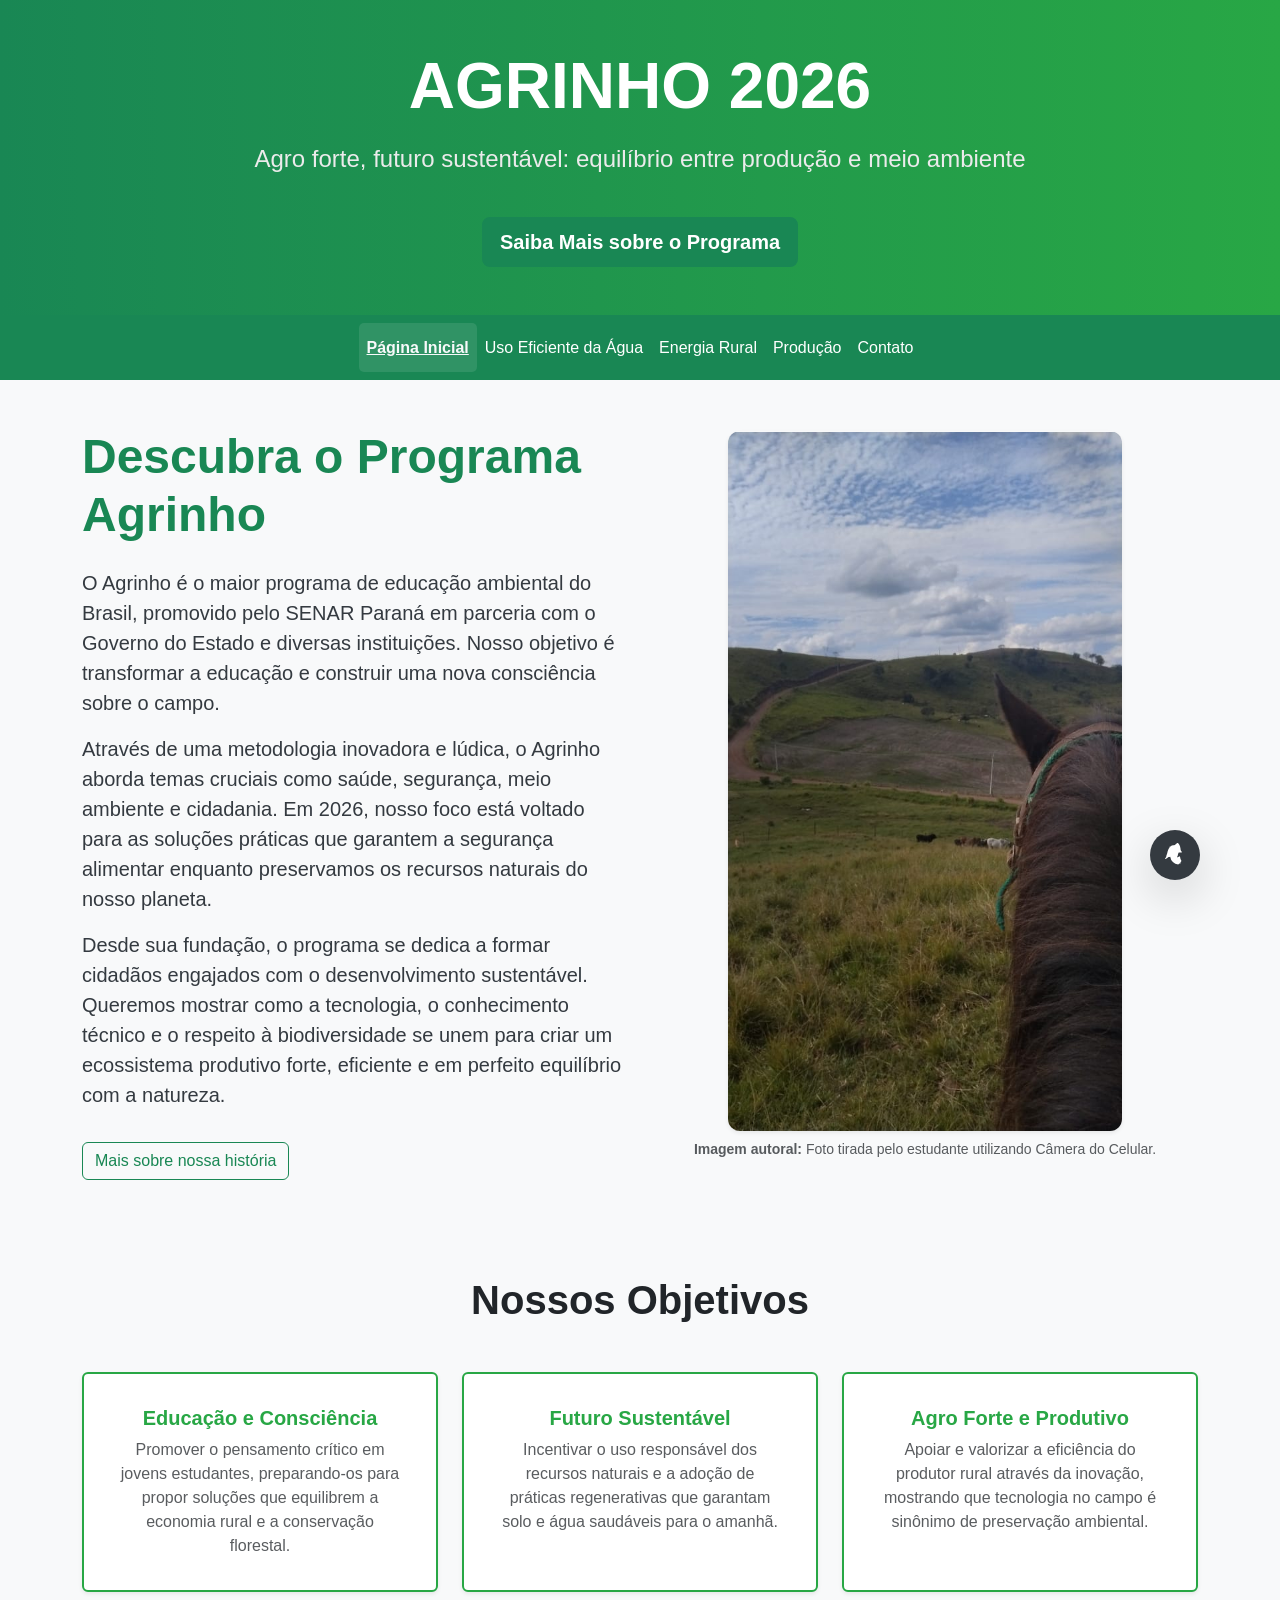
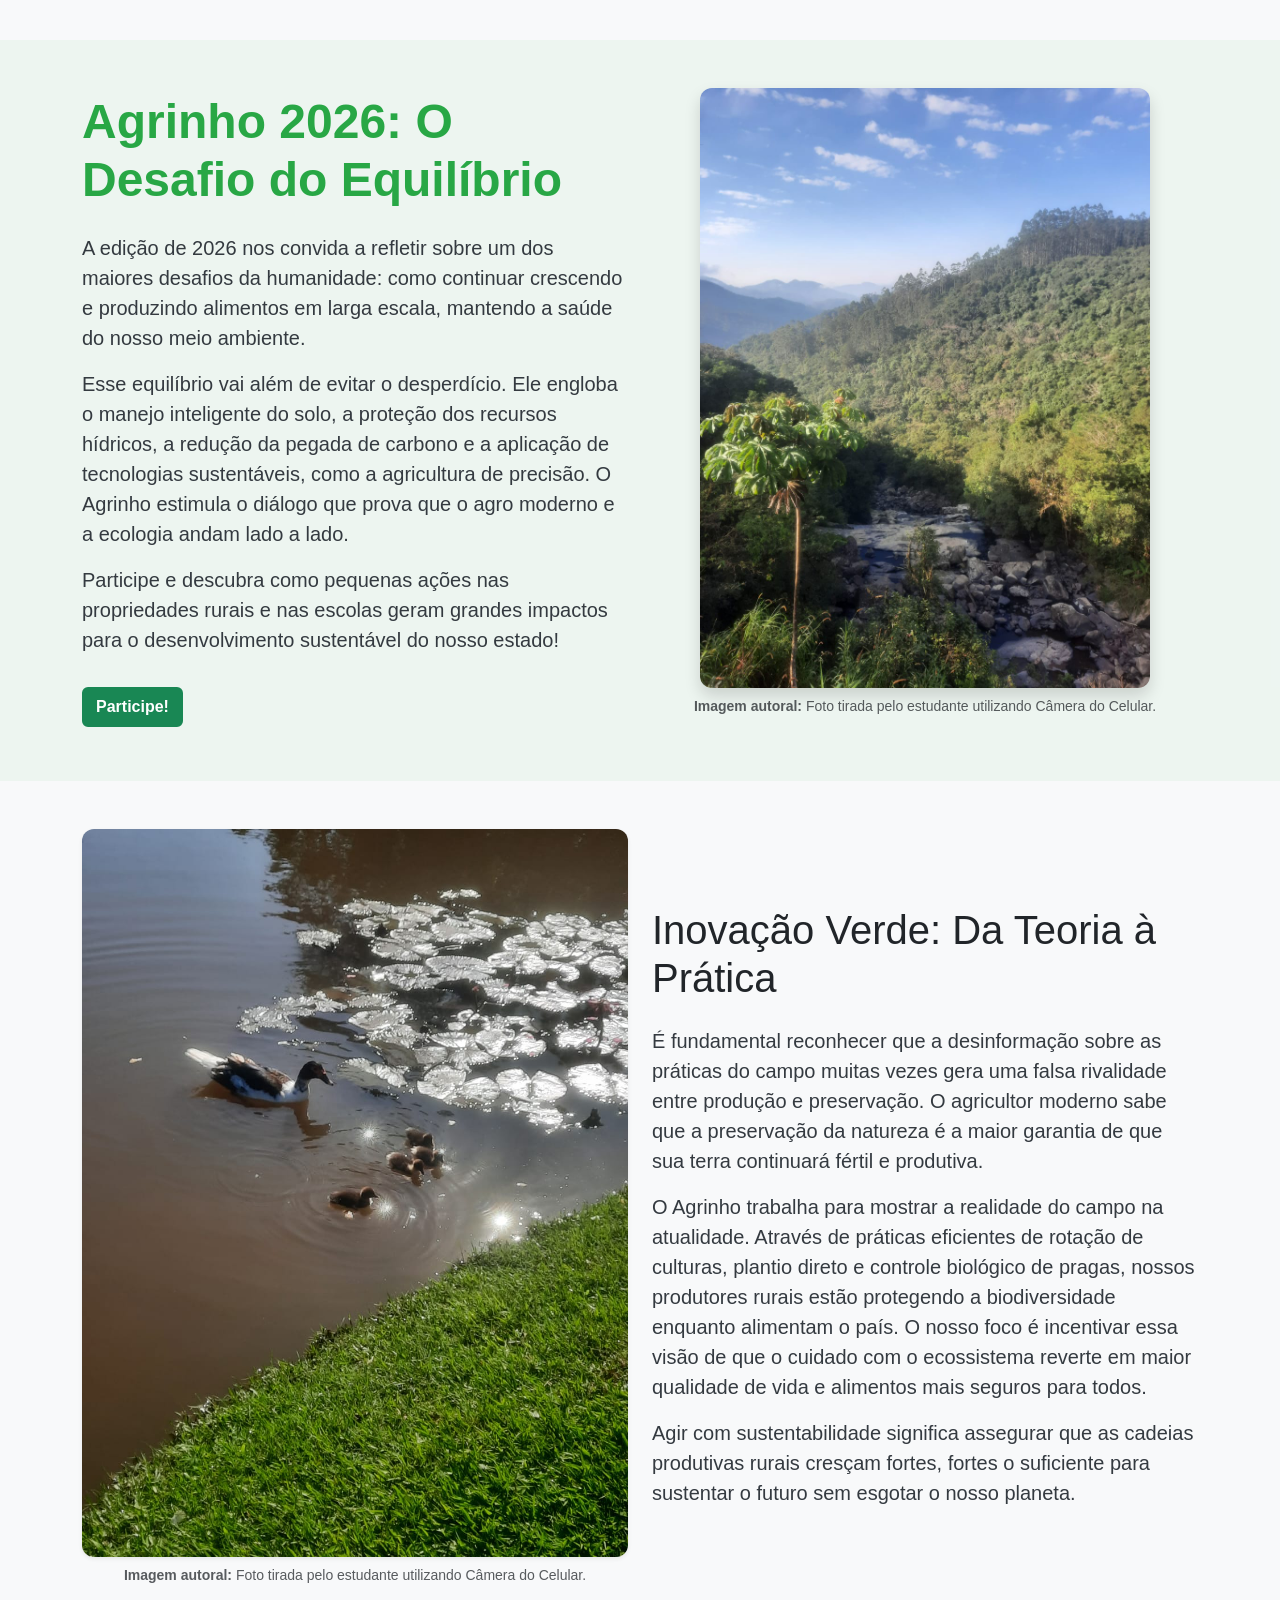
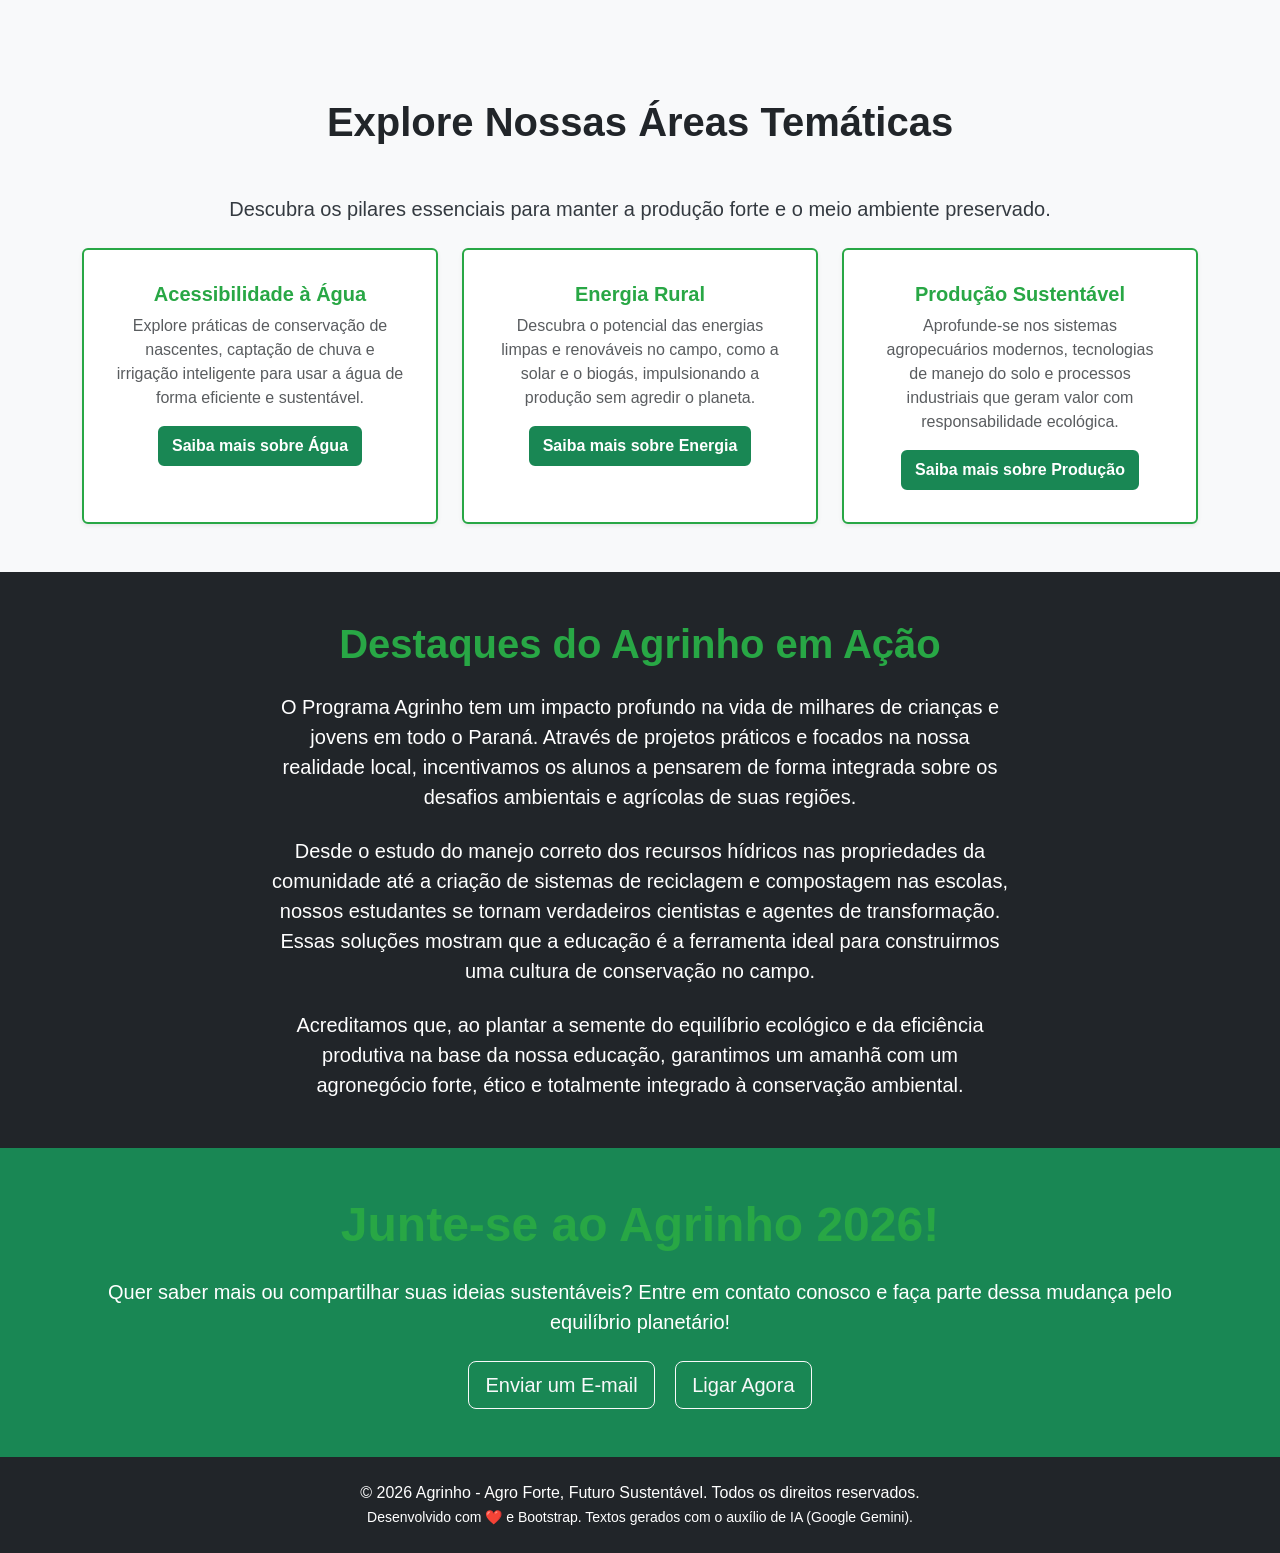
<file: index.html>
<!DOCTYPE html>
<html lang="pt-BR">

<head>
    <meta charset="UTF-8">
    <meta name="viewport" content="width=device-width, initial-scale=1.0">
    <title>AGRINHO 2026 - Agro Forte, Futuro Sustentável</title>
    <link href="https://cdn.jsdelivr.net/npm/bootstrap@5.3.5/dist/css/bootstrap.min.css" rel="stylesheet"
        integrity="sha384-SgOJa3DmI69IUzQ2PVdRZhwQ+dy64/BUtbMJw1MZ8t5HZApcHrRKUc4W0kG879m7" crossorigin="anonymous">
    <link rel="stylesheet" href="style.css">
    <link rel="icon" href="./assets/image/favicon.png" type="image/png">
</head>

<body>
    <header class="bg-dark text-white py-5">
        <div class="container text-center">
            <h1 class="display-3 fw-bold mb-3">AGRINHO 2026</h1>
            <p class="lead text-warning">Agro forte, futuro sustentável: equilíbrio entre produção e meio ambiente</p>
            <a href="#sobre-o-agrinho" class="btn btn-success btn-lg mt-4">Saiba Mais sobre o Programa</a>
        </div>
    </header>

    <nav class="navbar navbar-expand-lg bg-success navbar-dark sticky-top">
        <div class="container">
            <a class="navbar-brand d-lg-none" href="#">AGRINHO</a>
            <button class="navbar-toggler" type="button" data-bs-toggle="collapse" data-bs-target="#navbarNav"
                aria-controls="navbarNav" aria-expanded="false" aria-label="Toggle navigation">
                <span class="navbar-toggler-icon"></span>
            </button>
            <div class="collapse navbar-collapse justify-content-center" id="navbarNav">
                <ul class="navbar-nav">
                    <li class="nav-item">
                        <a class="nav-link active" aria-current="page" href="index.html">Página Inicial</a>
                    </li>
                    <li class="nav-item">
                        <a class="nav-link" href="agua.html">Uso Eficiente da Água  </a>
                    </li>
                    <li class="nav-item">
                        <a class="nav-link" href="energia.html">Energia Rural</a>
                    </li>
                    <li class="nav-item">
                        <a class="nav-link" href="producao.html">Produção</a>
                    </li>
                    <li class="nav-item">
                        <a class="nav-link" href="#contato">Contato</a>
                    </li>
                </ul>
            </div>
        </div>
    </nav>

    <main>
        <section id="sobre-o-agrinho" class="py-5 bg-light">
            <div class="container">
                <div class="row align-items-center">
                    <div class="col-md-6 order-md-2 mb-4 mb-md-0 text-center">
                        <img src="assets/image/siteagro imagens/WhatsApp Image 2025-06-07 at 19.59.19 (1).jpeg"
                            alt="Pessoas em uma horta comunitária, simbolizando a união entre campo e cidade."
                            class="img-fluid rounded shadow-sm" style="max-height: 700px; width: auto; object-fit: contain;">
                        <p class="text-muted small mt-2"><strong>Imagem autoral:</strong> Foto tirada pelo estudante utilizando Câmera do Celular.</p>
                    </div>
                    <div class="col-md-6 order-md-1">
                        <h2 class="display-5 text-success mb-4">Descubra o Programa Agrinho</h2>
                        <p class="lead">O Agrinho é o maior programa de educação ambiental do Brasil, promovido pelo SENAR Paraná em parceria com o Governo do Estado e diversas instituições. Nosso objetivo é transformar a educação e construir uma nova consciência sobre o campo.</p>
                        <p class="lead">Através de uma metodologia inovadora e lúdica, o Agrinho aborda temas cruciais como saúde, segurança, meio ambiente e cidadania. Em 2026, nosso foco está voltado para as soluções práticas que garantem a segurança alimentar enquanto preservamos os recursos naturais do nosso planeta.</p>
                        <p class="lead">Desde sua fundação, o programa se dedica a formar cidadãos engajados com o desenvolvimento sustentável. Queremos mostrar como a tecnologia, o conhecimento técnico e o respeito à biodiversidade se unem para criar um ecossistema produtivo forte, eficiente e em perfeito equilíbrio com a natureza.</p>
                        <button type="button" class="btn btn-outline-success mt-3" data-bs-toggle="modal" data-bs-target="#modalMaisSobreAgrinho">
                            Mais sobre nossa história
                        </button>
                    </div>
                </div>
            </div>
        </section>

        <div class="modal fade" id="modalMaisSobreAgrinho" tabindex="-1" aria-labelledby="modalMaisSobreAgrinhoLabel" aria-hidden="true">
            <div class="modal-dialog modal-dialog-centered modal-lg">
                <div class="modal-content">
                    <div class="modal-header bg-success text-white">
                        <h5 class="modal-title" id="modalMaisSobreAgrinhoLabel">A História e Missão do Agrinho</h5>
                        <button type="button" class="btn-close btn-close-white" data-bs-dismiss="modal" aria-label="Close"></button>
                    </div>
                    <div class="modal-body">
                        <p>O Programa Agrinho nasceu da visão de que a educação é a base para o desenvolvimento sustentável. Desde sua criação, tem impactado milhares de alunos e professores, trazendo os desafios e as inovações do campo para dentro das salas de aula.</p>
                        <p>Nossa missão é formar cidadãos conscientes de seu papel na preservação do meio ambiente e na promoção de uma agricultura responsável. Acreditamos que o verdadeiro progresso só acontece quando aliamos a eficiência da produção no campo com o respeito e o cuidado com os recursos naturais.</p>
                        <h6>Nossos Valores:</h6>
                        <ul>
                            <li>Educação Prática e Inovadora</li>
                            <li>Sustentabilidade e Conservação</li>
                            <li>Equilíbrio Ecológico</li>
                            <li>Cidadania e Responsabilidade Social</li>
                            <li>Valorização da Produção Agropecuária</li>
                        </ul>
                    </div>
                    <div class="modal-footer">
                        <button type="button" class="btn btn-secondary" data-bs-dismiss="modal">Fechar</button>
                    </div>
                </div>
            </div>
        </div>

        <section class="py-5">
            <div class="container">
                <h3 class="text-center display-6 mb-5 fw-bold text-dark">Nossos Objetivos</h3>
                <div class="row row-cols-1 row-cols-md-3 g-4">
                    <div class="col">
                        <div class="card h-100 border-success shadow-sm text-center p-3">
                            <div class="card-body">
                                <h5 class="card-title text-success fw-bold">Educação e Consciência</h5>
                                <p class="card-text text-muted">Promover o pensamento crítico em jovens estudantes, preparando-os para propor soluções que equilibrem a economia rural e a conservação florestal.</p>
                            </div>
                        </div>
                    </div>
                    <div class="col">
                        <div class="card h-100 border-success shadow-sm text-center p-3">
                            <div class="card-body">
                                <h5 class="card-title text-success fw-bold">Futuro Sustentável</h5>
                                <p class="card-text text-muted">Incentivar o uso responsável dos recursos naturais e a adoção de práticas regenerativas que garantam solo e água saudáveis para o amanhã.</p>
                            </div>
                        </div>
                    </div>
                    <div class="col">
                        <div class="card h-100 border-success shadow-sm text-center p-3">
                            <div class="card-body">
                                <h5 class="card-title text-success fw-bold">Agro Forte e Produtivo</h5>
                                <p class="card-text text-muted">Apoiar e valorizar a eficiência do produtor rural através da inovação, mostrando que tecnologia no campo é sinônimo de preservação ambiental.</p>
                            </div>
                        </div>
                    </div>
                </div>
            </div>
        </section>

        <section class="py-5 bg-info bg-opacity-10">
            <div class="container">
                <div class="row align-items-center flex-row-reverse">
                    <div class="col-md-6 mb-4 mb-md-0 text-center">
                        <img src="assets/image/siteagro imagens/WhatsApp Image 2025-06-09 at 21.32.57.jpeg"
                            alt="Crianças sorrindo em um campo, celebrando a vida rural."
                            class="img-fluid rounded shadow" style="max-height: 600px; width: auto; object-fit: contain;">
                        <p class="text-muted small mt-2"><strong>Imagem autoral:</strong> Foto tirada pelo estudante utilizando Câmera do Celular.</p>
                    </div>
                    <div class="col-md-6">
                        <h2 class="display-5 text-primary mb-4">Agrinho 2026: O Desafio do Equilíbrio</h2>
                        <p class="lead">A edição de 2026 nos convida a refletir sobre um dos maiores desafios da humanidade: como continuar crescendo e produzindo alimentos em larga escala, mantendo a saúde do nosso meio ambiente.</p>
                        <p class="lead">Esse equilíbrio vai além de evitar o desperdício. Ele engloba o manejo inteligente do solo, a proteção dos recursos hídricos, a redução da pegada de carbono e a aplicação de tecnologias sustentáveis, como a agricultura de precisão. O Agrinho estimula o diálogo que prova que o agro moderno e a ecologia andam lado a lado.</p>
                        <p class="lead">Participe e descubra como pequenas ações nas propriedades rurais e nas escolas geram grandes impactos para o desenvolvimento sustentável do nosso estado!</p>
                        <a href="index.html" class="btn btn-success mt-3">Participe!</a>
                    </div>
                </div>
            </div>
        </section>

        <section class="py-5">
            <div class="container">
                <div class="row align-items-center">
                    <div class="col-md-6 mb-4 mb-md-0 text-center">
                        <img class="img-fluid rounded shadow-sm" src="assets/image/siteagro imagens/WhatsApp Image 2025-06-09 at 21.32.56.jpeg"
                        alt="Agricultor trabalhando no campo.">
                        <p class="text-muted small mt-2"><strong>Imagem autoral:</strong> Foto tirada pelo estudante utilizando Câmera do Celular.</p>
                    </div>
                    <div class="col-md-6">
                        <h2 class="display-6 text-dark mb-4">Inovação Verde: Da Teoria à Prática</h2>
                        <p class="lead">É fundamental reconhecer que a desinformação sobre as práticas do campo muitas vezes gera uma falsa rivalidade entre produção e preservação. O agricultor moderno sabe que a preservação da natureza é a maior garantia de que sua terra continuará fértil e produtiva.</p>
                        <p class="lead">O Agrinho trabalha para mostrar a realidade do campo na atualidade. Através de práticas eficientes de rotação de culturas, plantio direto e controle biológico de pragas, nossos produtores rurais estão protegendo a biodiversidade enquanto alimentam o país. O nosso foco é incentivar essa visão de que o cuidado com o ecossistema reverte em maior qualidade de vida e alimentos mais seguros para todos.</p>
                        <p class="lead">Agir com sustentabilidade significa assegurar que as cadeias produtivas rurais cresçam fortes, fortes o suficiente para sustentar o futuro sem esgotar o nosso planeta.</p>
                    </div>
                </div>
            </div>
        </section>

        <section class="py-5 bg-light">
            <div class="container">
                <h3 class="text-center display-6 mb-5 fw-bold text-dark">Explore Nossas Áreas Temáticas</h3>
                <p class="text-center lead mb-4">Descubra os pilares essenciais para manter a produção forte e o meio ambiente preservado.</p>
                <div class="row row-cols-1 row-cols-md-3 g-4">
                    <div class="col">
                        <div class="card h-100 border-success shadow-sm text-center p-3">
                            <div class="card-body">
                                <h5 class="card-title text-success fw-bold">Acessibilidade à Água</h5>
                                <p class="card-text text-muted">Explore práticas de conservação de nascentes, captação de chuva e irrigação inteligente para usar a água de forma eficiente e sustentável.</p>
                                <a href="agua.html" class="btn btn-success mt-auto">Saiba mais sobre Água</a>
                            </div>
                        </div>
                    </div>
                    <div class="col">
                        <div class="card h-100 border-success shadow-sm text-center p-3">
                            <div class="card-body">
                                <h5 class="card-title text-success fw-bold">Energia Rural</h5>
                                <p class="card-text text-muted">Descubra o potencial das energias limpas e renováveis no campo, como a solar e o biogás, impulsionando a produção sem agredir o planeta.</p>
                                <a href="energia.html" class="btn btn-success mt-auto">Saiba mais sobre Energia</a>
                            </div>
                        </div>
                    </div>
                    <div class="col">
                        <div class="card h-100 border-success shadow-sm text-center p-3">
                            <div class="card-body">
                                <h5 class="card-title text-success fw-bold">Produção Sustentável</h5>
                                <p class="card-text text-muted">Aprofunde-se nos sistemas agropecuários modernos, tecnologias de manejo do solo e processos industriais que geram valor com responsabilidade ecológica.</p>
                                <a href="producao.html" class="btn btn-success mt-auto">Saiba mais sobre Produção</a>
                            </div>
                        </div>
                    </div>
                </div>
            </div>
        </section>

        <section class="py-5 bg-dark text-white">
            <div class="container">
                <div class="row justify-content-center">
                    <div class="col-lg-8 text-center">
                        <h3 class="display-6 fw-bold mb-4">Destaques do Agrinho em Ação</h3>
                        <p class="lead mb-4">
                            O Programa Agrinho tem um impacto profundo na vida de milhares de crianças e jovens em todo o Paraná. Através de projetos práticos e focados na nossa realidade local, incentivamos os alunos a pensarem de forma integrada sobre os desafios ambientais e agrícolas de suas regiões.
                        </p>
                        <p class="lead mb-4">
                            Desde o estudo do manejo correto dos recursos hídricos nas propriedades da comunidade até a criação de sistemas de reciclagem e compostagem nas escolas, nossos estudantes se tornam verdadeiros cientistas e agentes de transformação. Essas soluções mostram que a educação é a ferramenta ideal para construirmos uma cultura de conservação no campo.
                        </p>
                        <p class="lead mb-0">
                            Acreditamos que, ao plantar a semente do equilíbrio ecológico e da eficiência produtiva na base da nossa educação, garantimos um amanhã com um agronegócio forte, ético e totalmente integrado à conservação ambiental.
                        </p>
                    </div>
                </div>
            </div>
        </section>

        <section id="contato" class="py-5 bg-success text-white text-center">
            <div class="container">
                <h2 class="display-5 fw-bold mb-4 titulo-agrinho">Junte-se ao Agrinho 2026!</h2>   
                <p class="lead mb-4">Quer saber mais ou compartilhar suas ideias sustentáveis? Entre em contato conosco e faça parte dessa mudança pelo equilíbrio planetário!</p>
                <a href="mailto:contato@agrinho.com.br" class="btn btn-outline-light btn-lg me-3">Enviar um E-mail</a>
                <a href="tel:+552240028922" class="btn btn-outline-light btn-lg">Ligar Agora</a>
            </div>
        </section>

    </main>

    <footer class="bg-dark text-white text-center py-4">
        <div class="container">
            <p class="mb-0">&copy; 2026 Agrinho - Agro Forte, Futuro Sustentável. Todos os direitos reservados.</p>
            <p class="mb-0"><small>Desenvolvido com ❤️ e Bootstrap. Textos gerados com o auxílio de IA (Google Gemini).</small></p>
        </div>
    </footer-->

    <a href="#" id="btnVoltarAoTopo" class="btn btn-success rounded-circle shadow-lg">
        <svg xmlns="http://www.w3.org/2000/svg" width="24" height="24" fill="currentColor" class="bi bi-arrow-up-short" viewBox="0 0 16 16">
            <path fill-rule="evenodd" d="M8 12a.5.5 0 0 0 .5-.5V3.707l1.646 1.647a.5.5 0 0 0 .708-.708l-2.5-2.5a.5.5 0 0 0-.708 0l-2.5 2.5a.5.5 0 1 0 .708.708L7.5 3.707V11.5a.5.5 0 0 0 .5.5"/>
        </svg>
    </a>

    <button id="btnAlternarTema" class="btn btn-dark rounded-circle shadow-lg">
        <svg xmlns="http://www.w3.org/2000/svg" width="24" height="24" fill="currentColor" class="bi bi-moon-stars-fill" viewBox="0 0 16 16">
            <path d="M9.53 10.038a7.02 7.02 0 0 1 .411-1.075 7.02 7.02 0 0 1 .288-.621 7.02 7.02 0 0 1 .23-1.127A7.02 7.02 0 0 1 10.966 6H13a.5.5 0 0 0 0-1h-.083a7.02 7.02 0 0 1-.58-2.617 7.02 7.02 0 0 1-.226-1.077 7.02 7.02 0 0 1-.286-.622 7.02 7.02 0 0 1-.41-.892c-.179-.344-.457-.754-.803-1.018a.75.75 0 0 0-.001-.002a.5.5 0 0 0-.256-.47a.5.5 0 0 0-.546.108A7.014 7.014 0 0 0 7.9 0.05a7.043 7.043 0 0 0-.74.062a7.07 7.07 0 0 0-.616.142A7.065 7.065 0 0 0 5.437.452a7.042 7.042 0 0 0-.965.733.5.5 0 0 0-.001.001a.75.75 0 0 0-.803 1.018c-.346.264-.624.674-.803 1.018a7.02 7.02 0 0 1-.41.892 7.02 7.02 0 0 1-.286.622 7.02 7.02 0 0 1-.23 1.127 7.02 7.02 0 0 1-.288 1.075 7.02 7.02 0 0 1-.411 1.075 7.02 7.02 0 0 1-.23 1.127 7.02 7.02 0 0 1-.288.621 7.02 7.02 0 0 1-.411.892a.5.5 0 0 0-.256.47a.5.5 0 0 0 .546.108 7.014 7.014 0 0 0 2.215-1.579a7.043 7.043 0 0 0 .74-.062a7.07 7.07 0 0 0 .616-.142A7.065 7.065 0 0 0 10.563 15.548a7.042 7.042 0 0 0 .965-.733.5.5 0 0 0 .001-.001a.75.75 0 0 0 .803-1.018c.346-.264.624-.674.803-1.018a7.02 7.02 0 0 1-.41-.892 7.02 7.02 0 0 1-.286-.622 7.02 7.02 0 0 1-.23-1.127 7.02 7.02 0 0 1-.288-1.075z"/>
        </svg>
    </button>

    <script src="https://cdn.jsdelivr.net/npm/bootstrap@5.3.5/dist/js/bootstrap.bundle.min.js"
        integrity="sha384-k6d4wzSIapyDyv1kpU366/PK5hCdSbCRGRCMv+eplOQJWyd1fbcAu9OCUj5zNLiq"
        crossorigin="anonymous"></script>
    <script src="script.js"></script>
</body>

</html>
</file>
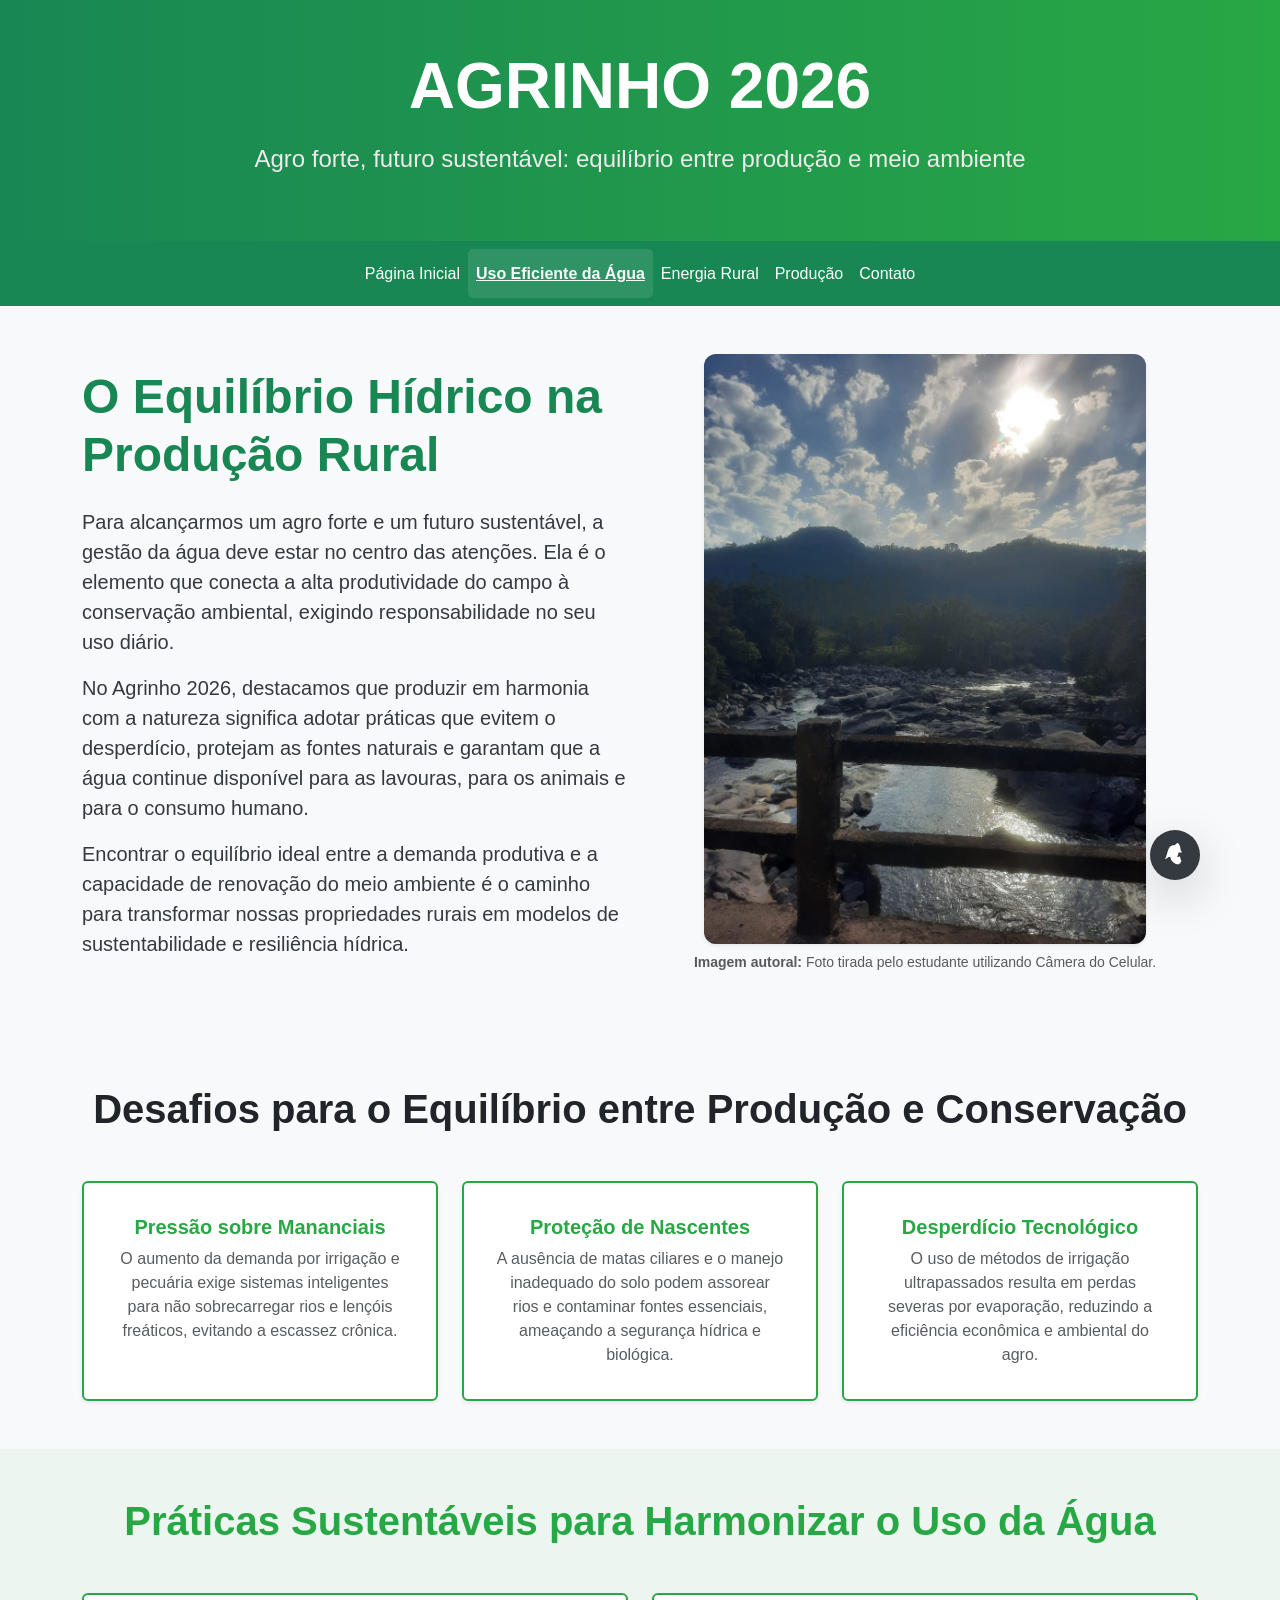
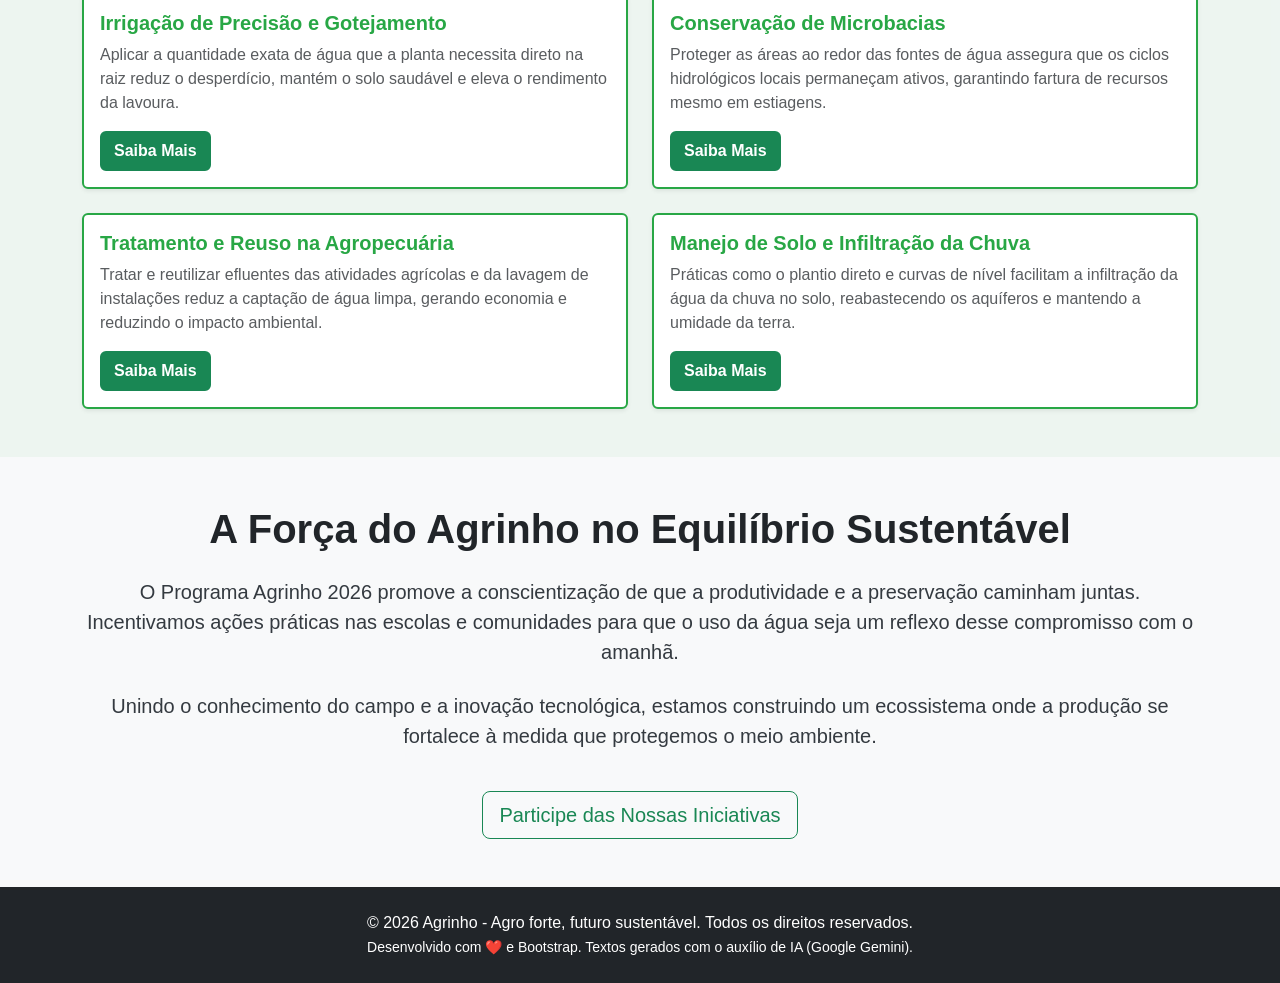
<file: agua.html>
<!DOCTYPE html>
<html lang="pt-BR">

<head>
    <meta charset="UTF-8">
    <meta name="viewport" content="width=device-width, initial-scale=1.0">
    <title>Gestão Hídrica e Sustentabilidade - AGRINHO 2026</title>
    <link href="https://cdn.jsdelivr.net/npm/bootstrap@5.3.5/dist/css/bootstrap.min.css" rel="stylesheet"
        integrity="sha384-SgOJa3DmI69IUzQ2PVdRZhwQ+dy64/BUtbMJw1MZ8t5HZApcHrRKUc4W0kG879m7" crossorigin="anonymous">
    <link rel="stylesheet" href="style.css">
    <link rel="icon" href="./assets/image/favicon.png" type="image/png">
</head>

<body>
    <header class="bg-dark text-white py-5">
        <div class="container text-center">
            <h1 class="display-3 fw-bold mb-3">AGRINHO 2026</h1>
            <p class="lead text-warning">Agro forte, futuro sustentável: equilíbrio entre produção e meio ambiente</p>
        </div>
    </header>

    <nav class="navbar navbar-expand-lg bg-success navbar-dark sticky-top">
        <div class="container">
            <a class="navbar-brand d-lg-none" href="#">AGRINHO</a>
            <button class="navbar-toggler" type="button" data-bs-toggle="collapse" data-bs-target="#navbarNav"
                aria-controls="navbarNav" aria-expanded="false" aria-label="Toggle navigation">
                <span class="navbar-toggler-icon"></span>
            </button>
            <div class="collapse navbar-collapse justify-content-center" id="navbarNav">
                <ul class="navbar-nav">
                    <li class="nav-item">
                        <a class="nav-link" href="index.html">Página Inicial</a>
                    </li>
                    <li class="nav-item">
                        <a class="nav-link active" aria-current="page" href="agua.html">Uso Eficiente da Água</a>
                    </li>
                    <li class="nav-item">
                        <a class="nav-link" href="energia.html">Energia Rural</a>
                    </li>
                    <li class="nav-item">
                        <a class="nav-link" href="producao.html">Produção</a>
                    </li>
                    <li class="nav-item">
                        <a class="nav-link" href="index.html">Contato</a>
                    </li>
                </ul>
            </div>
        </div>
    </nav>

    <main>
        <section class="py-5 bg-light">
            <div class="container">
                <div class="row align-items-center">
                    <div class="col-md-6 order-md-2 mb-4 mb-md-0 text-center">
                        <img src="assets/image/siteagro imagens/WhatsApp Image 2025-06-09 at 21.32.57 (1).jpeg"
                            class="img-fluid rounded shadow-sm" style="max-height: 590px; width: auto; object-fit: contain;">
                        <p class="text-muted small mt-2"><strong>Imagem autoral:</strong> Foto tirada pelo estudante utilizando Câmera do Celular.</p>
                    </div>
                    <div class="col-md-6 order-md-1">
                        <h2 class="display-5 text-success mb-4">O Equilíbrio Hídrico na Produção Rural</h2>
                        <p class="lead">Para alcançarmos um agro forte e um futuro sustentável, a gestão da água deve estar no centro das atenções. Ela é o elemento que conecta a alta produtividade do campo à conservação ambiental, exigindo responsabilidade no seu uso diário.</p>
                        <p class="lead">No Agrinho 2026, destacamos que produzir em harmonia com a natureza significa adotar práticas que evitem o desperdício, protejam as fontes naturais e garantam que a água continue disponível para as lavouras, para os animais e para o consumo humano.</p>
                        <p class="lead">Encontrar o equilíbrio ideal entre a demanda produtiva e a capacidade de renovação do meio ambiente é o caminho para transformar nossas propriedades rurais em modelos de sustentabilidade e resiliência hídrica.</p>
                    </div>
                </div>
            </div>
        </section>

        <section class="py-5">
            <div class="container">
                <h3 class="text-center display-6 mb-5 fw-bold text-dark">Desafios para o Equilíbrio entre Produção e Conservação</h3>
                <div class="row row-cols-1 row-cols-md-3 g-4">
                    <div class="col">
                        <div class="card h-100 border-success shadow-sm text-center p-3">
                            <div class="card-body">
                                <h5 class="card-title text-success fw-bold">Pressão sobre Mananciais</h5>
                                <p class="card-text text-muted">O aumento da demanda por irrigação e pecuária exige sistemas inteligentes para não sobrecarregar rios e lençóis freáticos, evitando a escassez crônica.</p>
                            </div>
                        </div>
                    </div>
                    <div class="col">
                        <div class="card h-100 border-success shadow-sm text-center p-3">
                            <div class="card-body">
                                <h5 class="card-title text-success fw-bold">Proteção de Nascentes</h5>
                                <p class="card-text text-muted">A ausência de matas ciliares e o manejo inadequado do solo podem assorear rios e contaminar fontes essenciais, ameaçando a segurança hídrica e biológica.</p>
                            </div>
                        </div>
                    </div>
                    <div class="col">
                        <div class="card h-100 border-success shadow-sm text-center p-3">
                            <div class="card-body">
                                <h5 class="card-title text-success fw-bold">Desperdício Tecnológico</h5>
                                <p class="card-text text-muted">O uso de métodos de irrigação ultrapassados resulta em perdas severas por evaporação, reduzindo a eficiência econômica e ambiental do agro.</p>
                            </div>
                        </div>
                    </div>
                </div>
            </div>
        </section>

        <section class="py-5 bg-info bg-opacity-10">
            <div class="container">
                <h3 class="text-center display-6 mb-5 fw-bold text-primary">Práticas Sustentáveis para Harmonizar o Uso da Água</h3>
                <div class="row row-cols-1 row-cols-md-2 g-4">
                    <div class="col">
                        <div class="card h-100 border-success shadow-sm">
                            <div class="card-body d-flex flex-column">
                                <h5 class="card-title text-success fw-bold">Irrigação de Precisão e Gotejamento</h5>
                                <p class="card-text text-muted flex-grow-1">Aplicar a quantidade exata de água que a planta necessita direto na raiz reduz o desperdício, mantém o solo saudável e eleva o rendimento da lavoura.</p>
                                <a href="#" class="btn btn-success mt-auto">Saiba Mais</a>
                            </div>
                        </div>
                    </div>
                    <div class="col">
                        <div class="card h-100 border-success shadow-sm">
                            <div class="card-body d-flex flex-column">
                                <h5 class="card-title text-success fw-bold">Conservação de Microbacias</h5>
                                <p class="card-text text-muted flex-grow-1">Proteger as áreas ao redor das fontes de água assegura que os ciclos hidrológicos locais permaneçam ativos, garantindo fartura de recursos mesmo em estiagens.</p>
                                <a href="#" class="btn btn-success mt-auto">Saiba Mais</a>
                            </div>
                        </div>
                    </div>
                    <div class="col">
                        <div class="card h-100 border-success shadow-sm">
                            <div class="card-body d-flex flex-column">
                                <h5 class="card-title text-success fw-bold">Tratamento e Reuso na Agropecuária</h5>
                                <p class="card-text text-muted flex-grow-1">Tratar e reutilizar efluentes das atividades agrícolas e da lavagem de instalações reduz a captação de água limpa, gerando economia e reduzindo o impacto ambiental.</p>
                                <a href="#" class="btn btn-success mt-auto">Saiba Mais</a>
                            </div>
                        </div>
                    </div>
                    <div class="col">
                        <div class="card h-100 border-success shadow-sm">
                            <div class="card-body d-flex flex-column">
                                <h5 class="card-title text-success fw-bold">Manejo de Solo e Infiltração da Chuva</h5>
                                <p class="card-text text-muted flex-grow-1">Práticas como o plantio direto e curvas de nível facilitam a infiltração da água da chuva no solo, reabastecendo os aquíferos e mantendo a umidade da terra.</p>
                                <a href="#" class="btn btn-success mt-auto">Saiba Mais</a>
                            </div>
                        </div>
                    </div>
                </div>
            </div>
        </section>

        <section class="py-5">
            <div class="container text-center">
                <h3 class="display-6 fw-bold mb-4 text-dark">A Força do Agrinho no Equilíbrio Sustentável</h3>
                <p class="lead mb-4">O Programa Agrinho 2026 promove a conscientização de que a produtividade e a preservação caminham juntas. Incentivamos ações práticas nas escolas e comunidades para que o uso da água seja um reflexo desse compromisso com o amanhã.</p>
                <p class="lead">Unindo o conhecimento do campo e a inovação tecnológica, estamos construindo um ecossistema onde a produção se fortalece à medida que protegemos o meio ambiente.</p>
                <a href="index.html" class="btn btn-outline-success btn-lg mt-4">Participe das Nossas Iniciativas</a>
            </div>
        </section>
    </main>

    <footer class="bg-dark text-white text-center py-4">
        <div class="container">
            <p class="mb-0">&copy; 2026 Agrinho - Agro forte, futuro sustentável. Todos os direitos reservados.</p>
            <p class="mb-0"><small>Desenvolvido com ❤️ e Bootstrap. Textos gerados com o auxílio de IA (Google Gemini).</small></p>
        </div>
    </footer-->

    <a href="#" id="btnVoltarAoTopo" class="btn btn-success rounded-circle shadow-lg">
        <svg xmlns="http://www.w3.org/2000/svg" width="24" height="24" fill="currentColor" class="bi bi-arrow-up-short"
            viewBox="0 0 16 16">
            <path fill-rule="evenodd"
                d="M8 12a.5.5 0 0 0 .5-.5V3.707l1.646 1.647a.5.5 0 0 0 .708-.708l-2.5-2.5a.5.5 0 0 0-.708 0l-2.5 2.5a.5.5 0 1 0 .708.708L7.5 3.707V11.5a.5.5 0 0 0 .5.5" />
        </svg>
    </a>

    <button id="btnAlternarTema" class="btn btn-dark rounded-circle shadow-lg">
        <svg xmlns="http://www.w3.org/2000/svg" width="24" height="24" fill="currentColor" class="bi bi-moon-stars-fill" viewBox="0 0 16 16">
            <path d="M6 .278a.77.77 0 0 1 .08.858 7.2 7.2 0 0 0-.878 3.46c0 4.021 3.278 7.277 7.318 7.277q.792-.001 1.533-.16a.79.79 0 0 1 .81.316.73.73 0 0 1-.031.893A8.35 8.35 0 0 1 8.344 16C3.734 16 0 12.286 0 7.71 0 4.266 2.114 1.312 5.124.06A.75.75 0 0 1 6 .278M4.858 1.311A7.27 7.27 0 0 0 1.025 7.71c0 3.465 2.77 6.282 6.186 6.282.943 0 1.832-.211 2.637-.584a6.2 6.2 0 0 1-1.037.086 6.2 6.2 0 0 1-6.19-6.2c0-1.464.512-2.812 1.365-3.882a6.3 6.3 0 0 1-.128-.88z"/>
            <path d="M10.794 3.148a.217.217 0 0 1 .412 0l.387 1.162c.173.518.579.924 1.097 1.097l1.162.387a.217.217 0 0 1 0 .412l-1.162.387a1.73 1.73 0 0 0-1.097 1.097l-.387 1.162a.217.217 0 0 1-.412 0l-.387-1.162a1.73 1.73 0 0 0-1.097-1.097l-1.162-.387a.217.217 0 0 1 0-.412l1.162-.387a1.73 1.73 0 0 0 1.097-1.097zM13.863.099a.145.145 0 0 1 .274 0l.258.774c.115.346.386.617.732.732l.774.258a.145.145 0 0 1 0 .274l-.774.258a1.16 1.16 0 0 0-.732.732l-.258.774a.145.145 0 0 1-.274 0l-.258-.774a1.16 1.16 0 0 0-.732-.732l-.774-.258a.145.145 0 0 1 0-.274l.774-.258c.346-.115.617-.386.732-.732z"/>
        </svg>
    </button>

    <script src="https://cdn.jsdelivr.net/npm/bootstrap@5.3.5/dist/js/bootstrap.bundle.min.js"
        integrity="sha384-k6d4wzSIapyDyv1kpU366/PK5hCdSbCRGRCMv+eplOQJWyd1fbcAu9OCUj5zNLiq"
        crossorigin="anonymous"></script>
    <script src="script.js"></script>
</body>

</html>
</file>
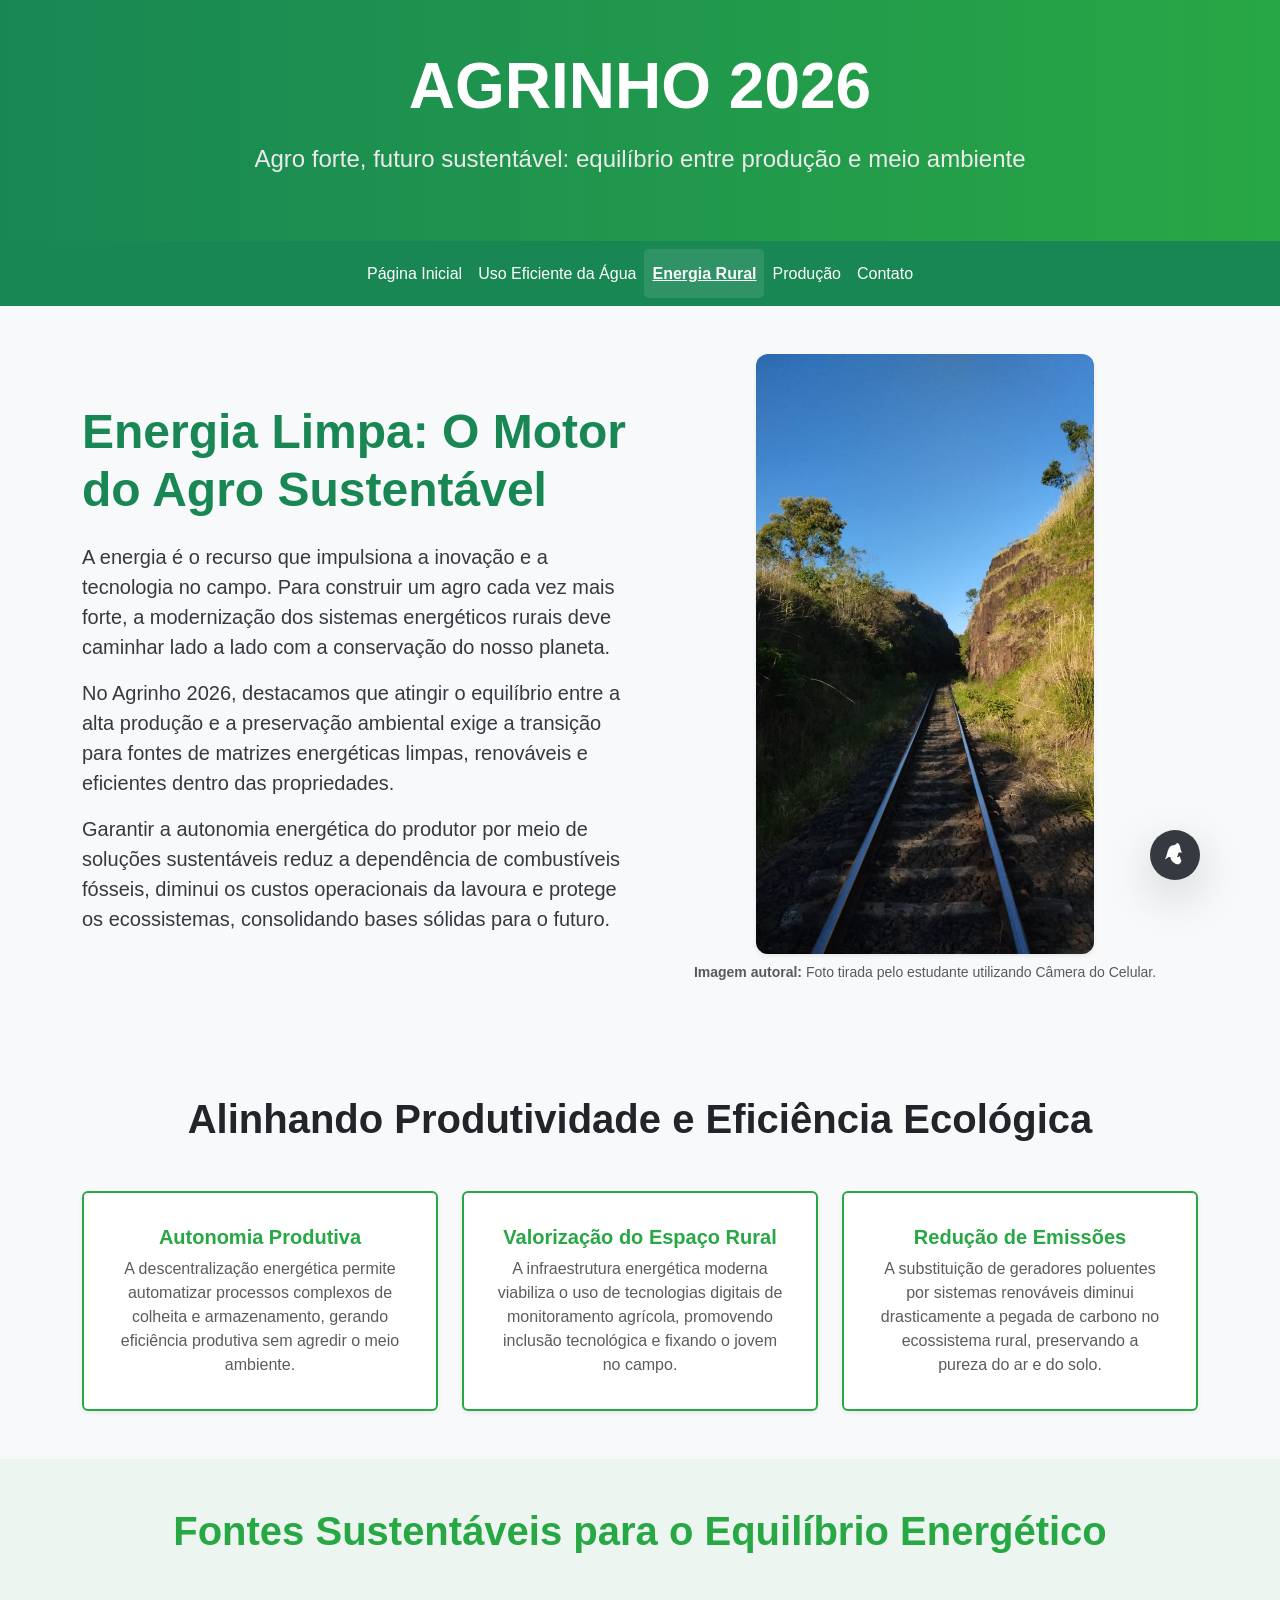
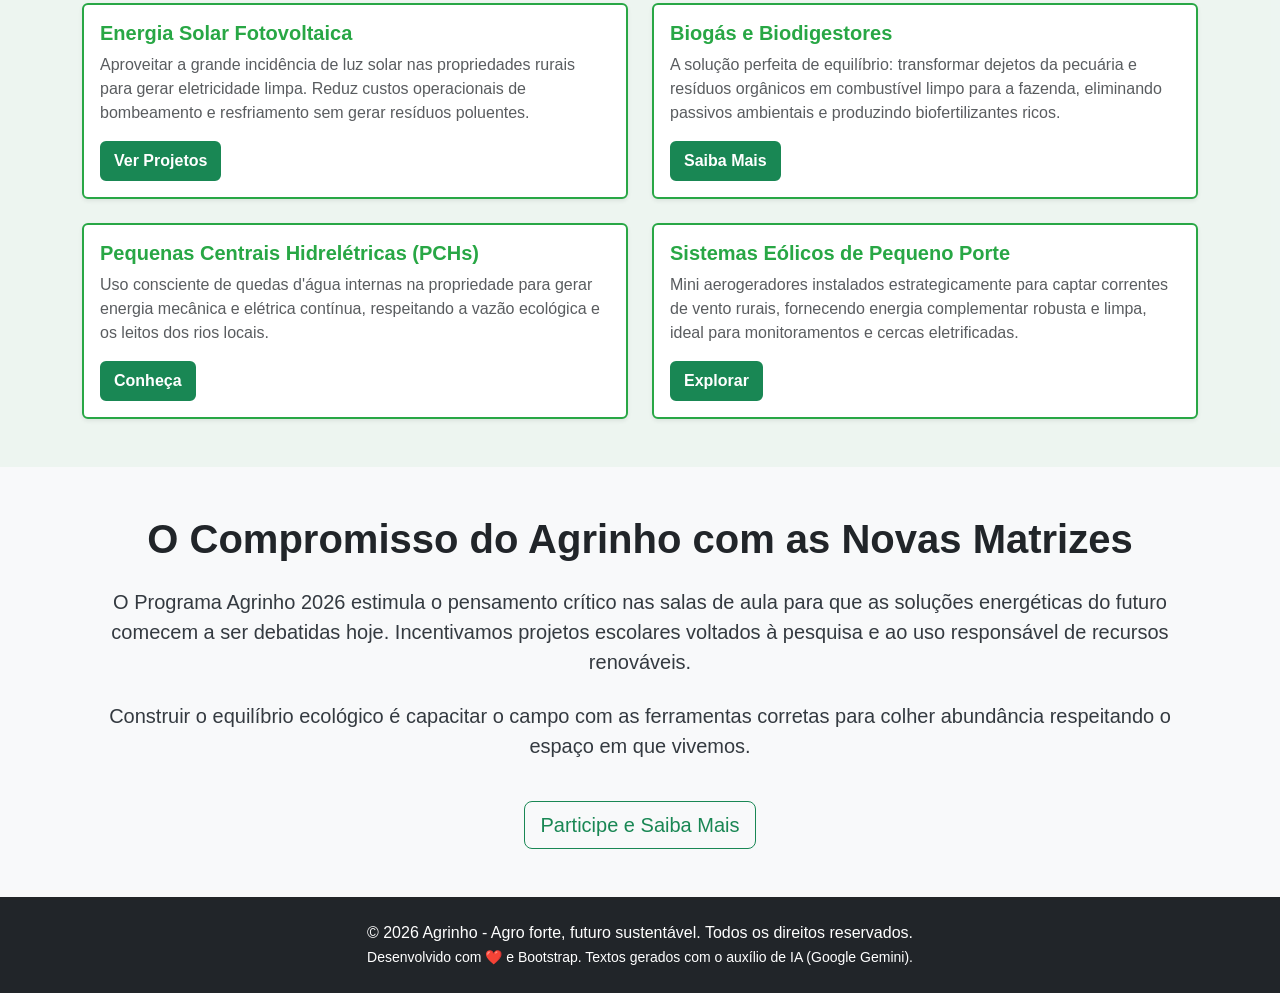
<file: energia.html>
<!DOCTYPE html>
<html lang="pt-BR">

<head>
    <meta charset="UTF-8">
    <meta name="viewport" content="width=device-width, initial-scale=1.0">
    <title>Energia Sustentável no Campo - AGRINHO 2026</title>
    <link href="https://cdn.jsdelivr.net/npm/bootstrap@5.3.5/dist/css/bootstrap.min.css" rel="stylesheet"
        integrity="sha384-SgOJa3DmI69IUzQ2PVdRZhwQ+dy64/BUtbMJw1MZ8t5HZApcHrRKUc4W0kG879m7" crossorigin="anonymous">
    <link rel="stylesheet" href="style.css">
    <link rel="icon" href="./assets/image/favicon.png" type="image/png">
</head>

<body>
    <header class="bg-dark text-white py-5">
        <div class="container text-center">
            <h1 class="display-3 fw-bold mb-3">AGRINHO 2026</h1>
            <p class="lead text-warning">Agro forte, futuro sustentável: equilíbrio entre produção e meio ambiente</p>
        </div>
    </header>

    <nav class="navbar navbar-expand-lg bg-success navbar-dark sticky-top">
        <div class="container">
            <a class="navbar-brand d-lg-none" href="#">AGRINHO</a>
            <button class="navbar-toggler" type="button" data-bs-toggle="collapse" data-bs-target="#navbarNav"
                aria-controls="navbarNav" aria-expanded="false" aria-label="Toggle navigation">
                <span class="navbar-toggler-icon"></span>
            </button>
            <div class="collapse navbar-collapse justify-content-center" id="navbarNav">
                <ul class="navbar-nav">
                    <li class="nav-item">
                        <a class="nav-link" href="index.html">Página Inicial</a>
                    </li>
                    <li class="nav-item">
                        <a class="nav-link" href="agua.html">Uso Eficiente da Água</a>
                    </li>
                    <li class="nav-item">
                        <a class="nav-link active" aria-current="page" href="energia.html">Energia Rural</a>
                    </li>
                    <li class="nav-item">
                        <a class="nav-link" href="producao.html">Produção</a>
                    </li>
                    <li class="nav-item">
                        <a class="nav-link" href="index.html">Contato</a>
                    </li>
                </ul>
            </div>
        </div>
    </nav>

    <main>
        <section class="py-5 bg-light">
            <div class="container">
                <div class="row align-items-center">
                    <div class="col-md-6 order-md-2 mb-4 mb-md-0 text-center">
                        <img src="assets/image/siteagro imagens/WhatsApp Image 2025-06-07 at 19.59.23 (1).jpeg"
                            class="img-fluid rounded shadow-sm" style="max-height: 600px; width: auto; object-fit: contain;">
                        <p class="text-muted small mt-2"><strong>Imagem autoral:</strong> Foto tirada pelo estudante utilizando Câmera do Celular.</p>
                    </div>
                    <div class="col-md-6 order-md-1">
                        <h2 class="display-5 text-success mb-4">Energia Limpa: O Motor do Agro Sustentável</h2>
                        <p class="lead">A energia é o recurso que impulsiona a inovação e a tecnologia no campo. Para construir um agro cada vez mais forte, a modernização dos sistemas energéticos rurais deve caminhar lado a lado com a conservação do nosso planeta.</p>
                        <p class="lead">No Agrinho 2026, destacamos que atingir o equilíbrio entre a alta produção e a preservação ambiental exige a transição para fontes de matrizes energéticas limpas, renováveis e eficientes dentro das propriedades.</p>
                        <p class="lead">Garantir a autonomia energética do produtor por meio de soluções sustentáveis reduz a dependência de combustíveis fósseis, diminui os custos operacionais da lavoura e protege os ecossistemas, consolidando bases sólidas para o futuro.</p>
                    </div>
                </div>
            </div>
        </section>

        <section class="py-5">
            <div class="container">
                <h3 class="text-center display-6 mb-5 fw-bold text-dark">Alinhando Produtividade e Eficiência Ecológica</h3>
                <div class="row row-cols-1 row-cols-md-3 g-4">
                    <div class="col">
                        <div class="card h-100 border-success shadow-sm text-center p-3">
                            <div class="card-body">
                                <h5 class="card-title text-success fw-bold">Autonomia Produtiva</h5>
                                <p class="card-text text-muted">A descentralização energética permite automatizar processos complexos de colheita e armazenamento, gerando eficiência produtiva sem agredir o meio ambiente.</p>
                            </div>
                        </div>
                    </div>
                    <div class="col">
                        <div class="card h-100 border-success shadow-sm text-center p-3">
                            <div class="card-body">
                                <h5 class="card-title text-success fw-bold">Valorização do Espaço Rural</h5>
                                <p class="card-text text-muted">A infraestrutura energética moderna viabiliza o uso de tecnologias digitais de monitoramento agrícola, promovendo inclusão tecnológica e fixando o jovem no campo.</p>
                            </div>
                        </div>
                    </div>
                    <div class="col">
                        <div class="card h-100 border-success shadow-sm text-center p-3">
                            <div class="card-body">
                                <h5 class="card-title text-success fw-bold">Redução de Emissões</h5>
                                <p class="card-text text-muted">A substituição de geradores poluentes por sistemas renováveis diminui drasticamente a pegada de carbono no ecossistema rural, preservando a pureza do ar e do solo.</p>
                            </div>
                        </div>
                    </div>
                </div>
            </div>
        </section>

        <section class="py-5 bg-info bg-opacity-10">
            <div class="container">
                <h3 class="text-center display-6 mb-5 fw-bold text-primary">Fontes Sustentáveis para o Equilíbrio Energético</h3>
                <div class="row row-cols-1 row-cols-md-2 g-4">
                    <div class="col">
                        <div class="card h-100 border-success shadow-sm">
                            <div class="card-body d-flex flex-column">
                                <h5 class="card-title text-success fw-bold">Energia Solar Fotovoltaica</h5>
                                <p class="card-text text-muted flex-grow-1">Aproveitar a grande incidência de luz solar nas propriedades rurais para gerar eletricidade limpa. Reduz custos operacionais de bombeamento e resfriamento sem gerar resíduos poluentes.</p>
                                <a href="#" class="btn btn-success mt-auto">Ver Projetos</a>
                            </div>
                        </div>
                    </div>
                    <div class="col">
                        <div class="card h-100 border-success shadow-sm">
                            <div class="card-body d-flex flex-column">
                                <h5 class="card-title text-success fw-bold">Biogás e Biodigestores</h5>
                                <p class="card-text text-muted flex-grow-1">A solução perfeita de equilíbrio: transformar dejetos da pecuária e resíduos orgânicos em combustível limpo para a fazenda, eliminando passivos ambientais e produzindo biofertilizantes ricos.</p>
                                <a href="#" class="btn btn-success mt-auto">Saiba Mais</a>
                            </div>
                        </div>
                    </div>
                    <div class="col">
                        <div class="card h-100 border-success shadow-sm">
                            <div class="card-body d-flex flex-column">
                                <h5 class="card-title text-success fw-bold">Pequenas Centrais Hidrelétricas (PCHs)</h5>
                                <p class="card-text text-muted flex-grow-1">Uso consciente de quedas d'água internas na propriedade para gerar energia mecânica e elétrica contínua, respeitando a vazão ecológica e os leitos dos rios locais.</p>
                                <a href="#" class="btn btn-success mt-auto">Conheça</a>
                            </div>
                        </div>
                    </div>
                    <div class="col">
                        <div class="card h-100 border-success shadow-sm">
                            <div class="card-body d-flex flex-column">
                                <h5 class="card-title text-success fw-bold">Sistemas Eólicos de Pequeno Porte</h5>
                                <p class="card-text text-muted flex-grow-1">Mini aerogeradores instalados estrategicamente para captar correntes de vento rurais, fornecendo energia complementar robusta e limpa, ideal para monitoramentos e cercas eletrificadas.</p>
                                <a href="#" class="btn btn-success mt-auto">Explorar</a>
                            </div>
                        </div>
                    </div>
                </div>
            </div>
        </section>

        <section class="py-5">
            <div class="container text-center">
                <h3 class="display-6 fw-bold mb-4 text-dark">O Compromisso do Agrinho com as Novas Matrizes</h3>
                <p class="lead mb-4">O Programa Agrinho 2026 estimula o pensamento crítico nas salas de aula para que as soluções energéticas do futuro comecem a ser debatidas hoje. Incentivamos projetos escolares voltados à pesquisa e ao uso responsável de recursos renováveis.</p>
                <p class="lead">Construir o equilíbrio ecológico é capacitar o campo com as ferramentas corretas para colher abundância respeitando o espaço em que vivemos.</p>
                <a href="index.html" class="btn btn-outline-success btn-lg mt-4">Participe e Saiba Mais</a>
            </div>
        </section>
    </main>

    <footer class="bg-dark text-white text-center py-4">
        <div class="container">
            <p class="mb-0">&copy; 2026 Agrinho - Agro forte, futuro sustentável. Todos os direitos reservados.</p>
            <p class="mb-0"><small>Desenvolvido com ❤️ e Bootstrap. Textos gerados com o auxílio de IA (Google Gemini).</small></p>
        </div>
    </footer-->

    <a href="#" id="btnVoltarAoTopo" class="btn btn-success rounded-circle shadow-lg">
        <svg xmlns="http://www.w3.org/2000/svg" width="24" height="24" fill="currentColor" class="bi bi-arrow-up-short"
            viewBox="0 0 16 16">
            <path fill-rule="evenodd"
                d="M8 12a.5.5 0 0 0 .5-.5V3.707l1.646 1.647a.5.5 0 0 0 .708-.708l-2.5-2.5a.5.5 0 0 0-.708 0l-2.5 2.5a.5.5 0 1 0 .708.708L7.5 3.707V11.5a.5.5 0 0 0 .5.5" />
        </svg>
    </a>

    <button id="btnAlternarTema" class="btn btn-dark rounded-circle shadow-lg">
        <svg xmlns="http://www.w3.org/2000/svg" width="24" height="24" fill="currentColor" class="bi bi-moon-stars-fill" viewBox="0 0 16 16">
            <path d="M6 .278a.77.77 0 0 1 .08.858 7.2 7.2 0 0 0-.878 3.46c0 4.021 3.278 7.277 7.318 7.277q.792-.001 1.533-.16a.79.79 0 0 1 .81.316.73.73 0 0 1-.031.893A8.35 8.35 0 0 1 8.344 16C3.734 16 0 12.286 0 7.71 0 4.266 2.114 1.312 5.124.06A.75.75 0 0 1 6 .278M4.858 1.311A7.27 7.27 0 0 0 1.025 7.71c0 3.465 2.77 6.282 6.186 6.282.943 0 1.832-.211 2.637-.584a6.2 6.2 0 0 1-1.037.086 6.2 6.2 0 0 1-6.19-6.2c0-1.464.512-2.812 1.365-3.882a6.3 6.3 0 0 1-.128-.88z"/>
            <path d="M10.794 3.148a.217.217 0 0 1 .412 0l.387 1.162c.173.518.579.924 1.097 1.097l1.162.387a.217.217 0 0 1 0 .412l-1.162.387a1.73 1.73 0 0 0-1.097 1.097l-.387 1.162a.217.217 0 0 1-.412 0l-.387-1.162a1.73 1.73 0 0 0-1.097-1.097l-1.162-.387a.217.217 0 0 1 0-.412l1.162-.387a1.73 1.73 0 0 0 1.097-1.097zM13.863.099a.145.145 0 0 1 .274 0l.258.774c.115.346.386.617.732.732l.774.258a.145.145 0 0 1 0 .274l-.774.258a1.16 1.16 0 0 0-.732.732l-.258.774a.145.145 0 0 1-.274 0l-.258-.774a1.16 1.16 0 0 0-.732-.732l-.774-.258a.145.145 0 0 1 0-.274l.774-.258c.346-.115.617-.386.732-.732z"/>
        </svg>
    </button>

    <script src="https://cdn.jsdelivr.net/npm/bootstrap@5.3.5/dist/js/bootstrap.bundle.min.js"
        integrity="sha384-k6d4wzSIapyDyv1kpU366/PK5hCdSbCRGRCMv+eplOQJWyd1fbcAu9OCUj5zNLiq"
        crossorigin="anonymous"></script>
    <script src="script.js"></script>
</body>

</html>
</file>
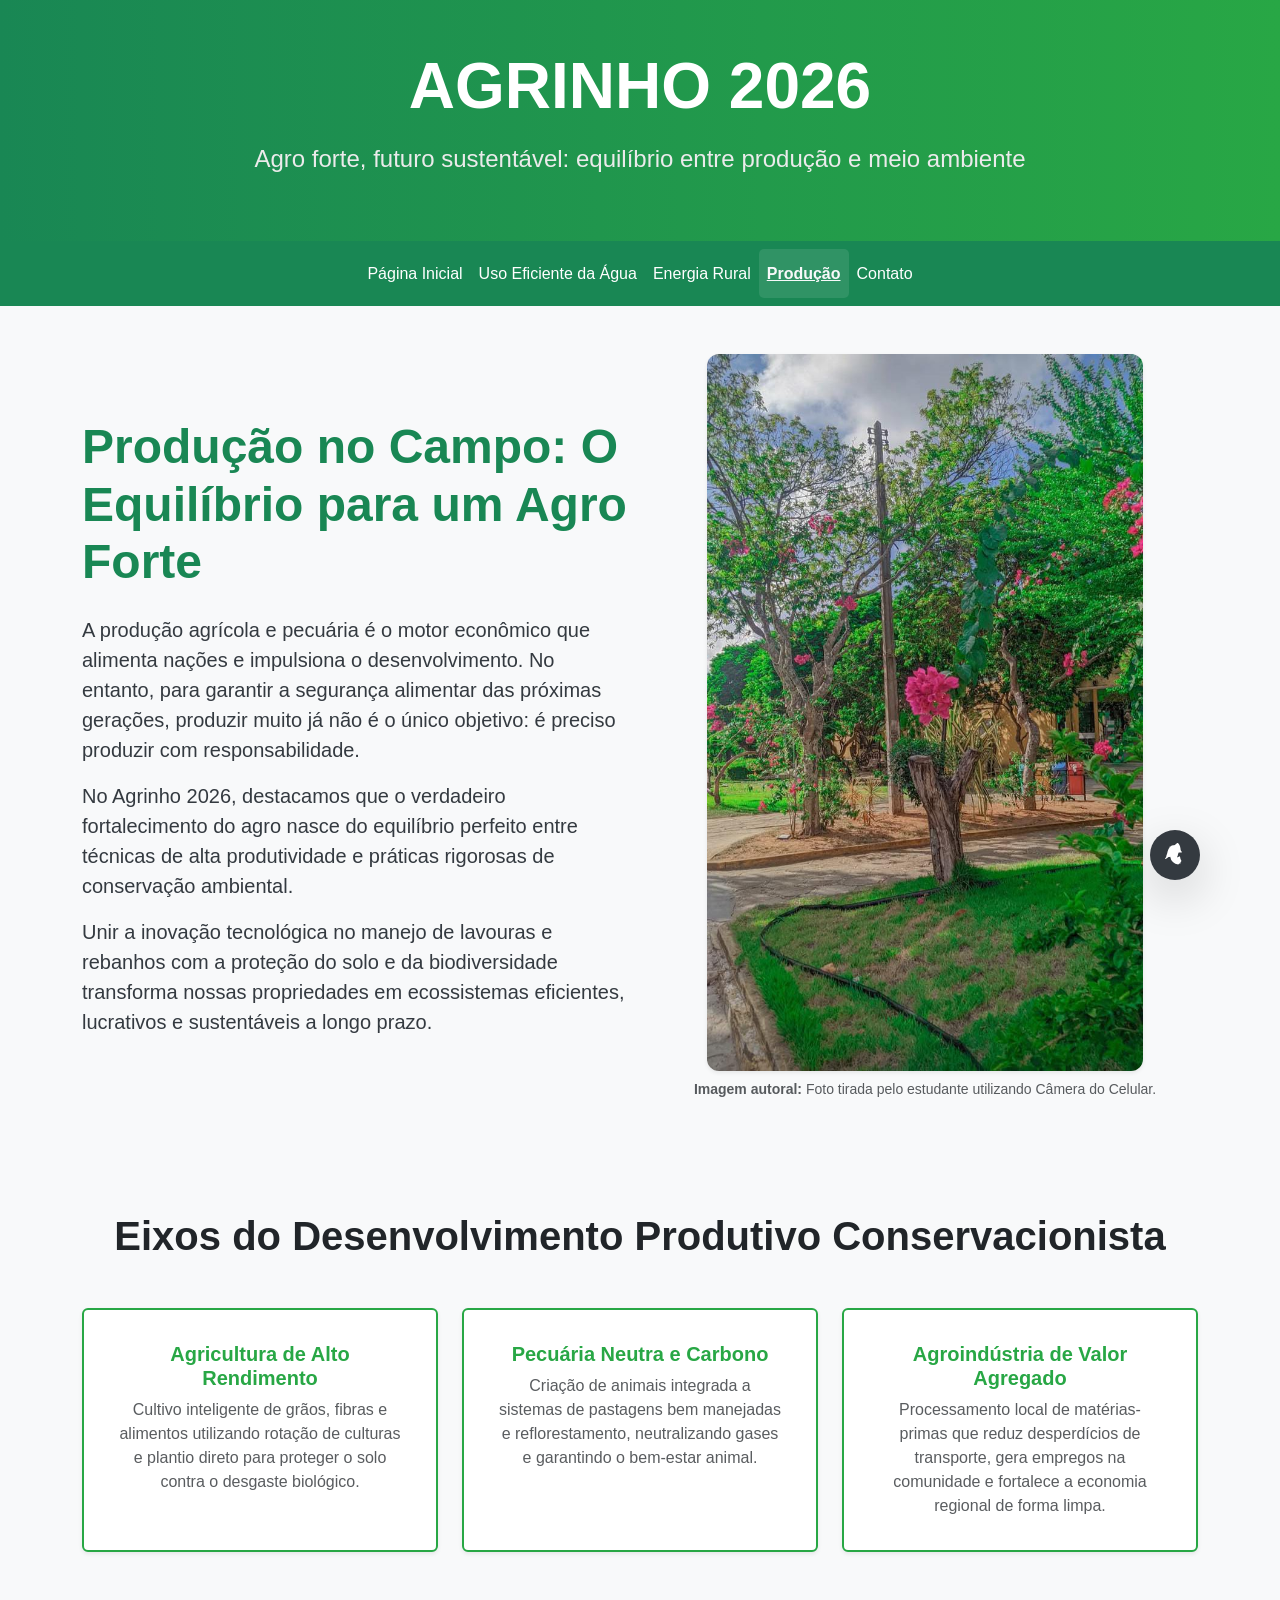
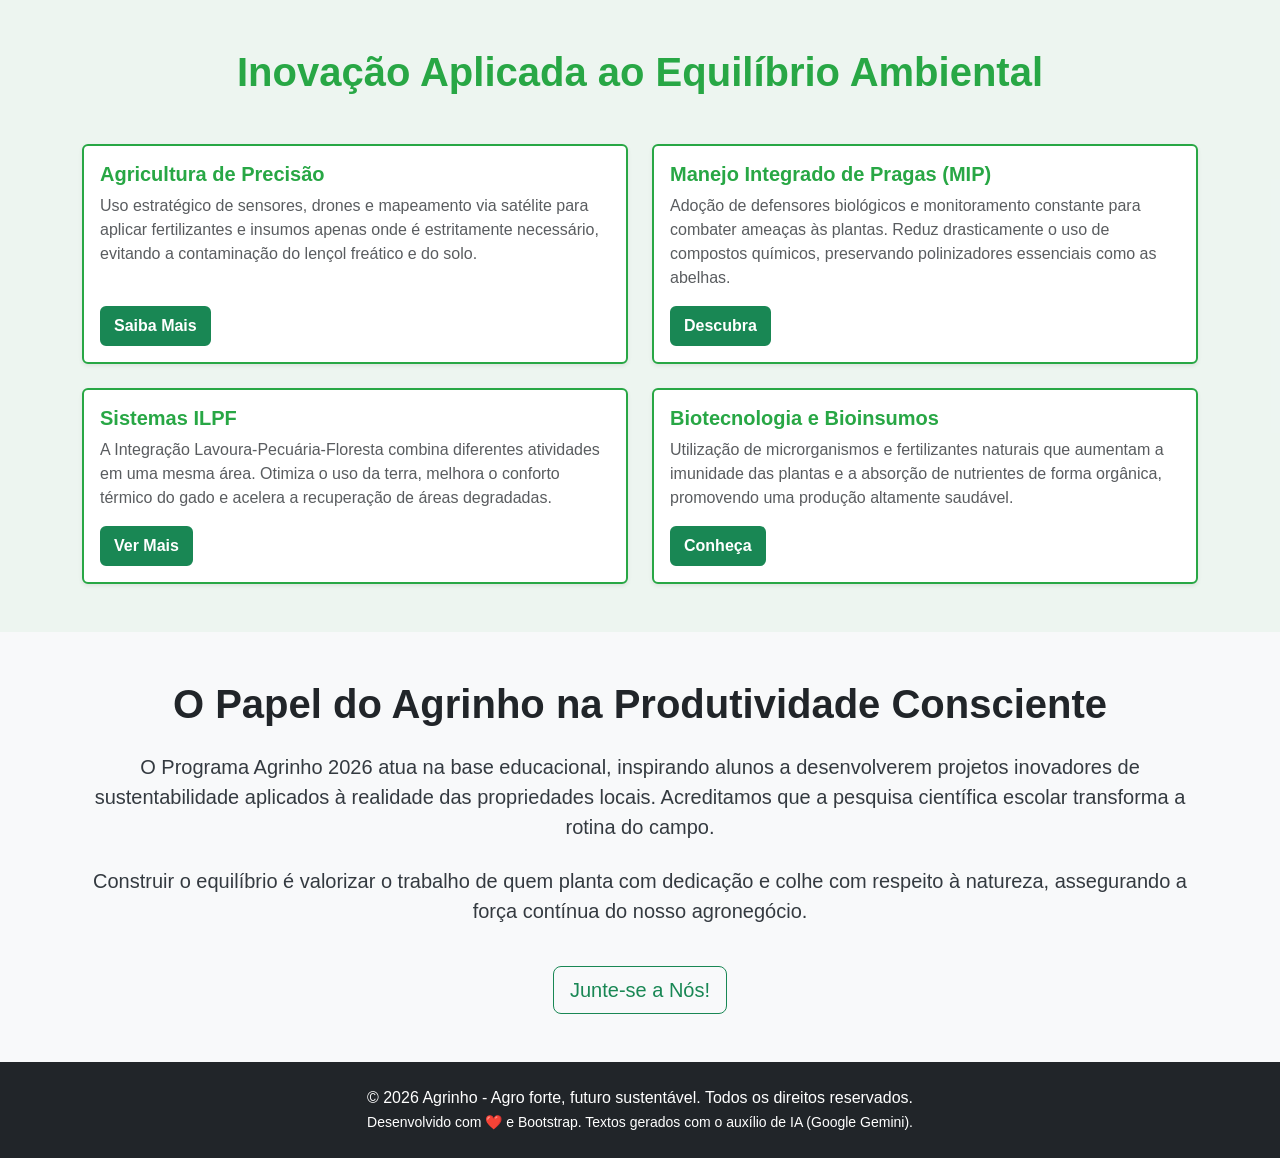
<file: producao.html>
<!DOCTYPE html>
<html lang="pt-BR">

<head>
    <meta charset="UTF-8">
    <meta name="viewport" content="width=device-width, initial-scale=1.0">
    <title>Produção Sustentável - AGRINHO 2026</title>
    <link href="https://cdn.jsdelivr.net/npm/bootstrap@5.3.5/dist/css/bootstrap.min.css" rel="stylesheet"
        integrity="sha384-SgOJa3DmI69IUzQ2PVdRZhwQ+dy64/BUtbMJw1MZ8t5HZApcHrRKUc4W0kG879m7" crossorigin="anonymous">
    <link rel="stylesheet" href="style.css">
    <link rel="icon" href="./assets/image/favicon.png" type="image/png">
</head>

<body>
    <header class="bg-dark text-white py-5">
        <div class="container text-center">
            <h1 class="display-3 fw-bold mb-3">AGRINHO 2026</h1>
            <p class="lead text-warning">Agro forte, futuro sustentável: equilíbrio entre produção e meio ambiente</p>
        </div>
    </header>

    <nav class="navbar navbar-expand-lg bg-success navbar-dark sticky-top">
        <div class="container">
            <a class="navbar-brand d-lg-none" href="#">AGRINHO</a>
            <button class="navbar-toggler" type="button" data-bs-toggle="collapse" data-bs-target="#navbarNav"
                aria-controls="navbarNav" aria-expanded="false" aria-label="Toggle navigation">
                <span class="navbar-toggler-icon"></span>
            </button>
            <div class="collapse navbar-collapse justify-content-center" id="navbarNav">
                <ul class="navbar-nav">
                    <li class="nav-item">
                        <a class="nav-link" href="index.html">Página Inicial</a>
                    </li>
                    <li class="nav-item">
                        <a class="nav-link" href="agua.html">Uso Eficiente da Água</a>
                    </li>
                    <li class="nav-item">
                        <a class="nav-link" href="energia.html">Energia Rural</a>
                    </li>
                    <li class="nav-item">
                        <a class="nav-link active" aria-current="page" href="producao.html">Produção</a>
                    </li>
                    <li class="nav-item">
                        <a class="nav-link" href="index.html">Contato</a>
                    </li>
                </ul>
            </div>
        </div>
    </nav>

    <main>
        <section class="py-5 bg-light">
            <div class="container">
                <div class="row align-items-center">
                    <div class="col-md-6 order-md-2 mb-4 mb-md-0 text-center">
                        <img src="assets/image/siteagro imagens/WhatsApp Image 2025-06-07 at 19.59.21 (1).jpeg"
                            class="img-fluid rounded shadow-sm" style="width: 80%; height: auto; object-fit: cover;">
                        <p class="text-muted small mt-2"><strong>Imagem autoral:</strong> Foto tirada pelo estudante utilizando Câmera do Celular.</p>
                    </div>
                    <div class="col-md-6 order-md-1">
                        <h2 class="display-5 text-success mb-4">Produção no Campo: O Equilíbrio para um Agro Forte</h2>
                        <p class="lead">A produção agrícola e pecuária é o motor econômico que alimenta nações e impulsiona o desenvolvimento. No entanto, para garantir a segurança alimentar das próximas gerações, produzir muito já não é o único objetivo: é preciso produzir com responsabilidade.</p>
                        <p class="lead">No Agrinho 2026, destacamos que o verdadeiro fortalecimento do agro nasce do equilíbrio perfeito entre técnicas de alta produtividade e práticas rigorosas de conservação ambiental.</p>
                        <p class="lead">Unir a inovação tecnológica no manejo de lavouras e rebanhos com a proteção do solo e da biodiversidade transforma nossas propriedades em ecossistemas eficientes, lucrativos e sustentáveis a longo prazo.</p>
                    </div>
                </div>
            </div>
        </section>

        <section class="py-5">
            <div class="container">
                <h3 class="text-center display-6 mb-5 fw-bold text-dark">Eixos do Desenvolvimento Produtivo Conservacionista</h3>
                <div class="row row-cols-1 row-cols-md-3 g-4">
                    <div class="col">
                        <div class="card h-100 border-success shadow-sm text-center p-3">
                            <div class="card-body">
                                <h5 class="card-title text-success fw-bold">Agricultura de Alto Rendimento</h5>
                                <p class="card-text text-muted">Cultivo inteligente de grãos, fibras e alimentos utilizando rotação de culturas e plantio direto para proteger o solo contra o desgaste biológico.</p>
                            </div>
                        </div>
                    </div>
                    <div class="col">
                        <div class="card h-100 border-success shadow-sm text-center p-3">
                            <div class="card-body">
                                <h5 class="card-title text-success fw-bold">Pecuária Neutra e Carbono</h5>
                                <p class="card-text text-muted">Criação de animais integrada a sistemas de pastagens bem manejadas e reflorestamento, neutralizando gases e garantindo o bem-estar animal.</p>
                            </div>
                        </div>
                    </div>
                    <div class="col">
                        <div class="card h-100 border-success shadow-sm text-center p-3">
                            <div class="card-body">
                                <h5 class="card-title text-success fw-bold">Agroindústria de Valor Agregado</h5>
                                <p class="card-text text-muted">Processamento local de matérias-primas que reduz desperdícios de transporte, gera empregos na comunidade e fortalece a economia regional de forma limpa.</p>
                            </div>
                        </div>
                    </div>
                </div>
            </div>
        </section>

        <section class="py-5 bg-info bg-opacity-10">
            <div class="container">
                <h3 class="text-center display-6 mb-5 fw-bold text-primary">Inovação Aplicada ao Equilíbrio Ambiental</h3>
                <div class="row row-cols-1 row-cols-md-2 g-4">
                    <div class="col">
                        <div class="card h-100 border-success shadow-sm">
                            <div class="card-body d-flex flex-column">
                                <h5 class="card-title text-success fw-bold">Agricultura de Precisão</h5>
                                <p class="card-text text-muted flex-grow-1">Uso estratégico de sensores, drones e mapeamento via satélite para aplicar fertilizantes e insumos apenas onde é estritamente necessário, evitando a contaminação do lençol freático e do solo.</p>
                                <a href="#" class="btn btn-success mt-auto">Saiba Mais</a>
                            </div>
                        </div>
                    </div>
                    <div class="col">
                        <div class="card h-100 border-success shadow-sm">
                            <div class="card-body d-flex flex-column">
                                <h5 class="card-title text-success fw-bold">Manejo Integrado de Pragas (MIP)</h5>
                                <p class="card-text text-muted flex-grow-1">Adoção de defensores biológicos e monitoramento constante para combater ameaças às plantas. Reduz drasticamente o uso de compostos químicos, preservando polinizadores essenciais como as abelhas.</p>
                                <a href="#" class="btn btn-success mt-auto">Descubra</a>
                            </div>
                        </div>
                    </div>
                    <div class="col">
                        <div class="card h-100 border-success shadow-sm">
                            <div class="card-body d-flex flex-column">
                                <h5 class="card-title text-success fw-bold">Sistemas ILPF</h5>
                                <p class="card-text text-muted flex-grow-1">A Integração Lavoura-Pecuária-Floresta combina diferentes atividades em uma mesma área. Otimiza o uso da terra, melhora o conforto térmico do gado e acelera a recuperação de áreas degradadas.</p>
                                <a href="#" class="btn btn-success mt-auto">Ver Mais</a>
                            </div>
                        </div>
                    </div>
                    <div class="col">
                        <div class="card h-100 border-success shadow-sm">
                            <div class="card-body d-flex flex-column">
                                <h5 class="card-title text-success fw-bold">Biotecnologia e Bioinsumos</h5>
                                <p class="card-text text-muted flex-grow-1">Utilização de microrganismos e fertilizantes naturais que aumentam a imunidade das plantas e a absorção de nutrientes de forma orgânica, promovendo uma produção altamente saudável.</p>
                                <a href="#" class="btn btn-success mt-auto">Conheça</a>
                            </div>
                        </div>
                    </div>
                </div>
            </div>
        </section>

        <section class="py-5">
            <div class="container text-center">
                <h3 class="display-6 fw-bold mb-4 text-dark">O Papel do Agrinho na Produtividade Consciente</h3>
                <p class="lead mb-4">O Programa Agrinho 2026 atua na base educacional, inspirando alunos a desenvolverem projetos inovadores de sustentabilidade aplicados à realidade das propriedades locais. Acreditamos que a pesquisa científica escolar transforma a rotina do campo.</p>
                <p class="lead">Construir o equilíbrio é valorizar o trabalho de quem planta com dedicação e colhe com respeito à natureza, assegurando a força contínua do nosso agronegócio.</p>
                <a href="index.html" class="btn btn-outline-success btn-lg mt-4">Junte-se a Nós!</a>
            </div>
        </section>
    </main>

    <footer class="bg-dark text-white text-center py-4">
        <div class="container">
            <p class="mb-0">&copy; 2026 Agrinho - Agro forte, futuro sustentável. Todos os direitos reservados.</p>
            <p class="mb-0"><small>Desenvolvido com ❤️ e Bootstrap. Textos gerados com o auxílio de IA (Google Gemini).</small></p>
        </div>
    </footer>

    <a href="#" id="btnVoltarAoTopo" class="btn btn-success rounded-circle shadow-lg">
        <svg xmlns="http://www.w3.org/2000/svg" width="24" height="24" fill="currentColor" class="bi bi-arrow-up-short"
            viewBox="0 0 16 16">
            <path fill-rule="evenodd"
                d="M8 12a.5.5 0 0 0 .5-.5V3.707l1.646 1.647a.5.5 0 0 0 .708-.708l-2.5-2.5a.5.5 0 0 0-.708 0l-2.5 2.5a.5.5 0 1 0 .708.708L7.5 3.707V11.5a.5.5 0 0 0 .5.5" />
        </svg>
    </a>

    <button id="btnAlternarTema" class="btn btn-dark rounded-circle shadow-lg">
        <svg xmlns="http://www.w3.org/2000/svg" width="24" height="24" fill="currentColor" class="bi bi-moon-stars-fill" viewBox="0 0 16 16">
            <path d="M6 .278a.77.77 0 0 1 .08.858 7.2 7.2 0 0 0-.878 3.46c0 4.021 3.278 7.277 7.318 7.277q.792-.001 1.533-.16a.79.79 0 0 1 .81.316.73.73 0 0 1-.031.893A8.35 8.35 0 0 1 8.344 16C3.734 16 0 12.286 0 7.71 0 4.266 2.114 1.312 5.124.06A.75.75 0 0 1 6 .278M4.858 1.311A7.27 7.27 0 0 0 1.025 7.71c0 3.465 2.77 6.282 6.186 6.282.943 0 1.832-.211 2.637-.584a6.2 6.2 0 0 1-1.037.086 6.2 6.2 0 0 1-6.19-6.2c0-1.464.512-2.812 1.365-3.882a6.3 6.3 0 0 1-.128-.88z"/>
            <path d="M10.794 3.148a.217.217 0 0 1 .412 0l.387 1.162c.173.518.579.924 1.097 1.097l1.162.387a.217.217 0 0 1 0 .412l-1.162.387a1.73 1.73 0 0 0-1.097 1.097l-.387 1.162a.217.217 0 0 1-.412 0l-.387-1.162a1.73 1.73 0 0 0-1.097-1.097l-1.162-.387a.217.217 0 0 1 0-.412l1.162-.387a1.73 1.73 0 0 0 1.097-1.097zM13.863.099a.145.145 0 0 1 .274 0l.258.774c.115.346.386.617.732.732l.774.258a.145.145 0 0 1 0 .274l-.774.258a1.16 1.16 0 0 0-.732.732l-.258.774a.145.145 0 0 1-.274 0l-.258-.774a1.16 1.16 0 0 0-.732-.732l-.774-.258a.145.145 0 0 1 0-.274l.774-.258c.346-.115.617-.386.732-.732z"/>
        </svg>
    </button>

    <script src="https://cdn.jsdelivr.net/npm/bootstrap@5.3.5/dist/js/bootstrap.bundle.min.js"
        integrity="sha384-k6d4wzSIapyDyv1kpU366/PK5hCdSbCRGRCMv+eplOQJWyd1fbcAu9OCUj5zNLiq"
        crossorigin="anonymous"></script>
    <script src="script.js"></script>
</body>

</html>
</file>
<file: style.css>
body {
    padding: 0;
    margin: 0;
    font-family: 'Segoe UI', Tahoma, Geneva, Verdana, sans-serif; 
    background-color: #f8f9fa; 
    color: #343a40; 
    transition: background-color 0.3s ease, color 0.3s ease; 
}

/* Modo Escuro */
body.dark-mode {
    background-color: #1a1a1a; 
    color: #f8f9fa; 
}

body.dark-mode header {
    background-color: #0d4a2c; 
    background-image: linear-gradient(to right, #0d4a2c, #14613d); 
}

body.dark-mode header h1 {
    color: #f8f9fa; 
}

body.dark-mode header .lead {
    color: #ebebeb !important; 
}

body.dark-mode nav.navbar {
    background-color: #0d4a2c !important; 
}

body.dark-mode nav .nav-link:hover,
body.dark-mode nav .nav-link.active {
    background-color: rgba(255, 255, 255, 0.1); 
}

body.dark-mode .bg-light {
    background-color: #2c2c2c !important; 
    color: #f8f9fa;
}

body.dark-mode .text-dark {
    color: #f8f9fa !important; 
}


body.dark-mode h2.display-5,
body.dark-mode h3.display-6 {
    color: #218838 !important; 
}


body.dark-mode h2.display-5.text-primary,
body.dark-mode h3.display-6.text-primary {
    color: #218838 !important;
}

body.dark-mode .bg-info.bg-opacity-10 {
    background-color: #0b5134 !important;
    color: #f8f9fa;
}

body.dark-mode .card.border-success {
    border-color: #218838 !important; 
    background-color: #3a3a3a; 
    color: #f8f9fa;
}

body.dark-mode .card-title.text-success {
    color: #218838 !important; 
}

body.dark-mode .card-text.text-muted {
    color: #ced4da !important; 
}

body.dark-mode .btn-outline-success {
    color: #218838; 
    border-color: #218838;
}

body.dark-mode .btn-outline-success:hover {
    background-color: #218838; 
    color: white;
}

body.dark-mode .bg-dark {
    background-color: #121212 !important; 
}

body.dark-mode footer {
    background-color: #121212 !important;
    color: #adb5bd;
}


/* Header */
header {
    background-color: #198754; 
    background-image: linear-gradient(to right, #198754, #28a745); 
    color: white;
    padding: 80px 0; 
}

header h1 {
    font-size: 3.5rem; 
    font-weight: 700; 
}

header .lead {
    color: #ebebeb !important; 
    font-size: 1.5rem;
    font-weight: 500;
}

header .btn-success {
    background-color: #198754; 
    border-color: #198754;
    color: white; 
    font-weight: bold;
    transition: all 0.3s ease;
}

header .btn-success:hover {
    background-color: #157347; 
    border-color: #157347;
    transform: translateY(-2px); 
}

/* Navegação */
nav.sticky-top {
    top: 0;
    z-index: 1020; 
}

nav .navbar-brand {
    font-weight: bold;
    color: white !important;
}

nav .nav-link {
    color: white !important;
    font-weight: 500;
    padding: 0.8rem 1.2rem; 
    transition: all 0.3s ease;
}

nav .nav-link:hover,
nav .nav-link.active {
    color: #f8f9fa !important;
    background-color: rgba(255, 255, 255, 0.1); 
    border-radius: 5px;
}

nav .nav-link.active {
    font-weight: bold;
    text-decoration: underline; 
}

/* Main Content Sections */
main section {
    padding: 60px 0; 
}

.bg-light {
    background-color: #f8f9fa !important; 
}


.bg-info.bg-opacity-10:not(.dark-mode) { 
    background-color: rgba(40, 167, 69, 0.05) !important;
}


.bg-dark {
    background-color: #212529 !important;
}

h2.display-5, h3.display-6 {
    font-weight: 600;
    color: #28a745; 
}


h2.display-5.text-primary, h3.display-6.text-primary {
    color: #28a745 !important;
}


/* Imagens */
.img-fluid.rounded {
    border-radius: 0.75rem !important; 
}

.shadow-sm {
    box-shadow: 0 .125rem .25rem rgba(0,0,0,.075)!important; 
}

.shadow {
    box-shadow: 0 .5rem 1rem rgba(0,0,0,.15)!important;
}

/* Seção de Objetivos - Cards */
.card.border-success {
    border: 2px solid #28a745 !important;
    transition: all 0.3s ease;
}

.card.border-success:hover {
    transform: translateY(-5px);
    box-shadow: 0 .5rem 1rem rgba(0,0,0,.15)!important;
}

.card-title.text-success {
    color: #28a745 !important;
}

.icon-agrinho {
    width: 80px;
    height: 80px;
    object-fit: contain; 
}

/* Cards de Áreas Temáticas */
.card.h-100 .card-img-top {
    height: 250px; 
    object-fit: cover;
    border-top-left-radius: calc(0.25rem - 1px);
    border-top-right-radius: calc(0.25rem - 1px);
}

.card-text.flex-grow-1 {
    display: flex;
    flex-direction: column;
    justify-content: space-between;
}

.card .btn-success {
    width: auto; 
    align-self: flex-start; 
}


.carousel-item img {
    height: 450px; 
    object-fit: cover;
}

.carousel-caption {
    background-color: rgba(0, 0, 0, 0.75); 
    padding: 20px;
    border-radius: 0.5rem;
    bottom: 20px; 
    left: 10%;
    right: 10%;
    max-width: 80%;
    margin: 0 auto;
}

.carousel-caption h5.display-6 {
    font-size: 2.5rem;
    color: white;
}

.carousel-caption p.lead {
    font-size: 1.25rem;
    color: #e9ecef;
}

.carousel-control-prev,
.carousel-control-next {
    width: 5%; 
    opacity: 0.8;
}

.carousel-control-prev:hover,
.carousel-control-next:hover {
    opacity: 1;
}

/* Footer */
footer {
    background-color: #212529 !important; 
    color: #adb5bd; 
    padding: 30px 0;
}

footer p {
    margin-bottom: 5px;
}

/* Botão Voltar ao Topo e Alternar Tema */
#btnVoltarAoTopo,
#btnAlternarTema {
    display: block; 
    position: fixed; 
    bottom: 20px; 
    z-index: 99; 
    font-size: 1.5rem;
    padding: 10px 15px;
    border: none;
    cursor: pointer;
    transition: background-color 0.3s, opacity 0.3s, transform 0.3s ease; 
    box-shadow: 0 4px 8px rgba(0, 0, 0, 0.2);
    width: 50px; 
    height: 50px; 
    display: flex; 
    align-items: center; 
    justify-content: center; 
}

#btnVoltarAoTopo {
    background-color: #28a745; 
    color: white;
    right: 20px; 
    display: none; 
}

#btnVoltarAoTopo:hover {
    background-color: #218838; 
    opacity: 0.9;
    transform: translateY(-3px); 
}

#btnAlternarTema {
    right: 80px; 
    background-color: #343a40; 
    color: white;
}

body.dark-mode #btnAlternarTema {
    background-color: #218838; 
    color: white; 
}

#btnAlternarTema:hover {
    background-color: #1d2124; 
    opacity: 0.9;
    transform: translateY(-3px); 
}

body.dark-mode #btnAlternarTema:hover {
    background-color: #1a6b2c; 
}



@media (max-width: 767.98px) {
    header h1 {
        font-size: 2.5rem;
    }
    header .lead {
        font-size: 1.2rem;
    }
    .carousel-caption {
        padding: 10px;
        bottom: 5px;
        max-width: 90%;
    }
    .carousel-caption h5.display-6 {
        font-size: 1.5rem;
    }
    .carousel-caption p.lead {
        font-size: 0.9rem;
    }
  
    #btnVoltarAoTopo,
    #btnAlternarTema {
        bottom: 15px;
        font-size: 1.2rem;
        padding: 8px 12px;
        width: 45px; 
        height: 45px; 
    }
    #btnVoltarAoTopo {
        right: 15px;
    }
    #btnAlternarTema {
        right: 65px; 
    }
}

body.dark-mode .text-muted {
    color: #cfcfcf !important;
}


.btn-success {
    background-color: #198754 !important;
    border: 2px solid #198754 !important;
    color: #fff !important;
    font-weight: 600;
    transition: 0.3s;
}

.btn-success:hover {
    background-color: #157347 !important;
    border-color: #157347 !important;
    color: #fff !important;
}


body.dark-mode h2.titulo-agrinho {
    color: #cacaca !important; 
}
</file>
